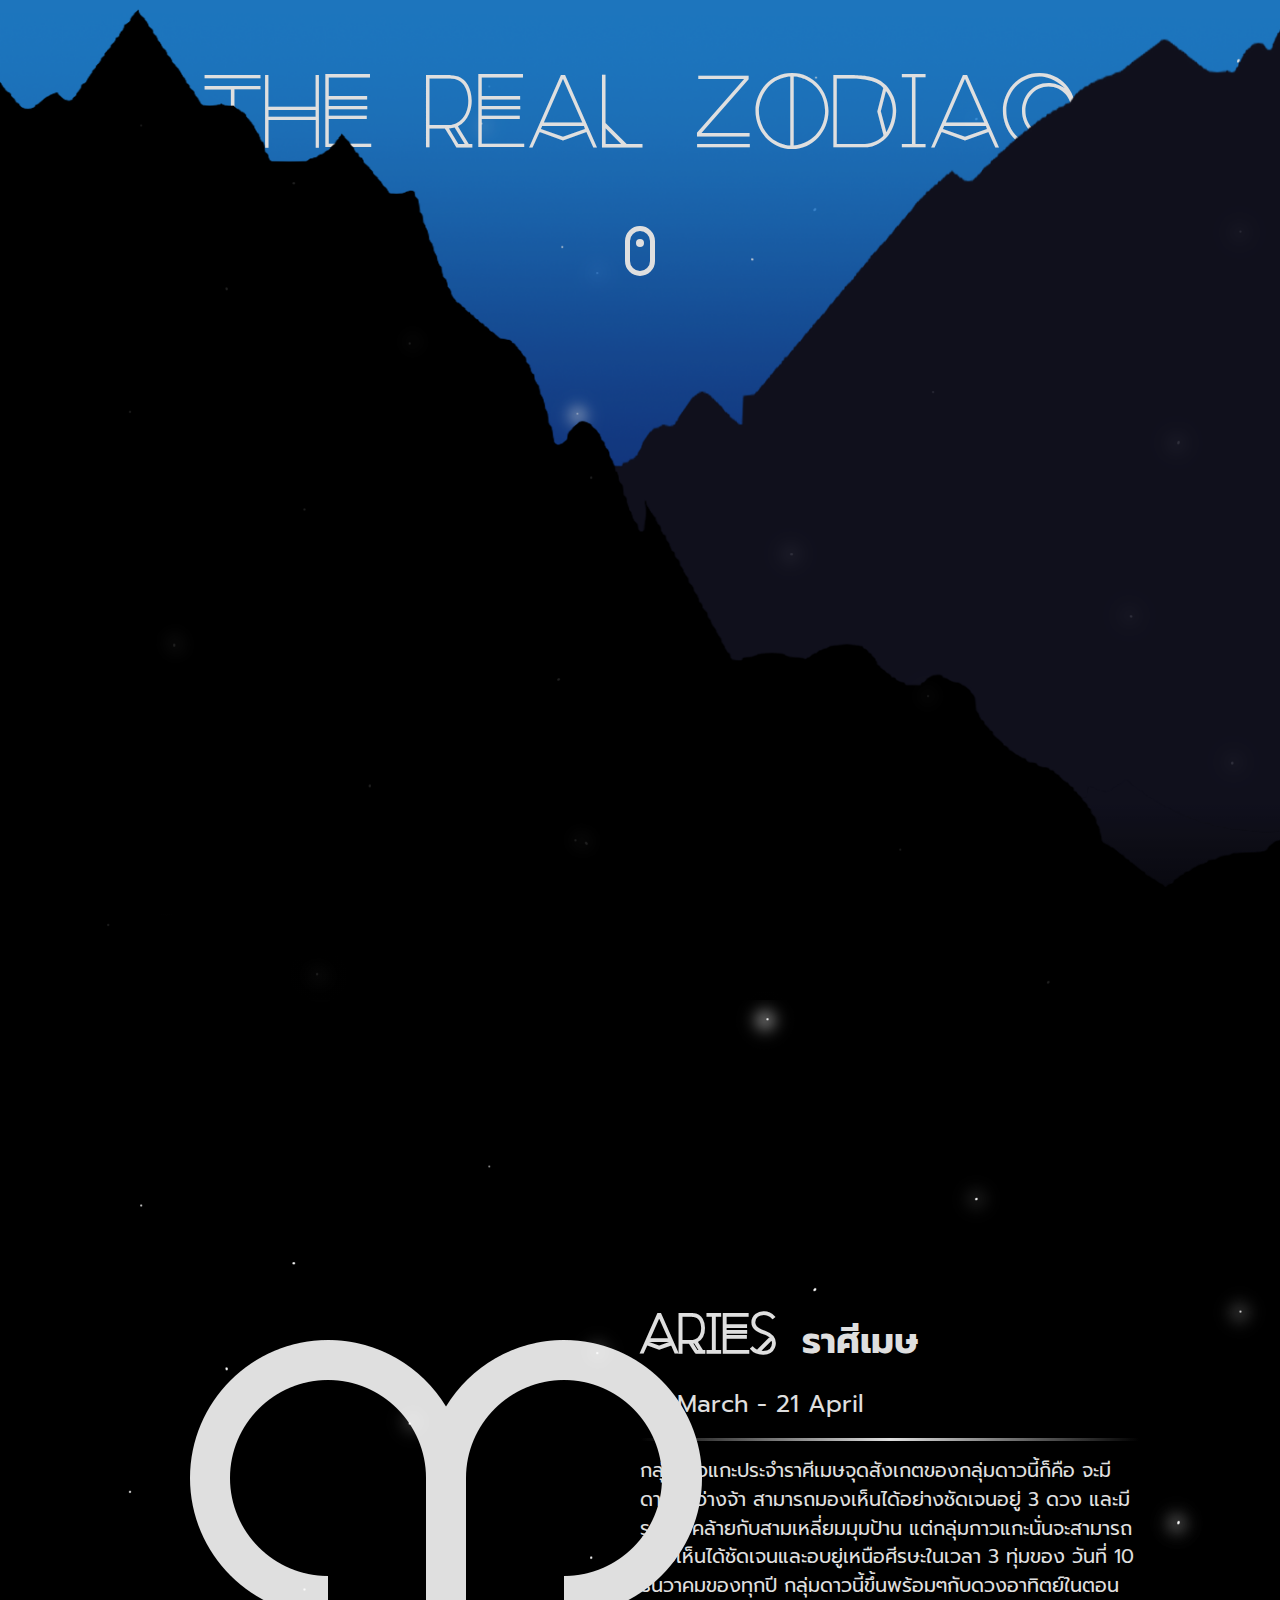
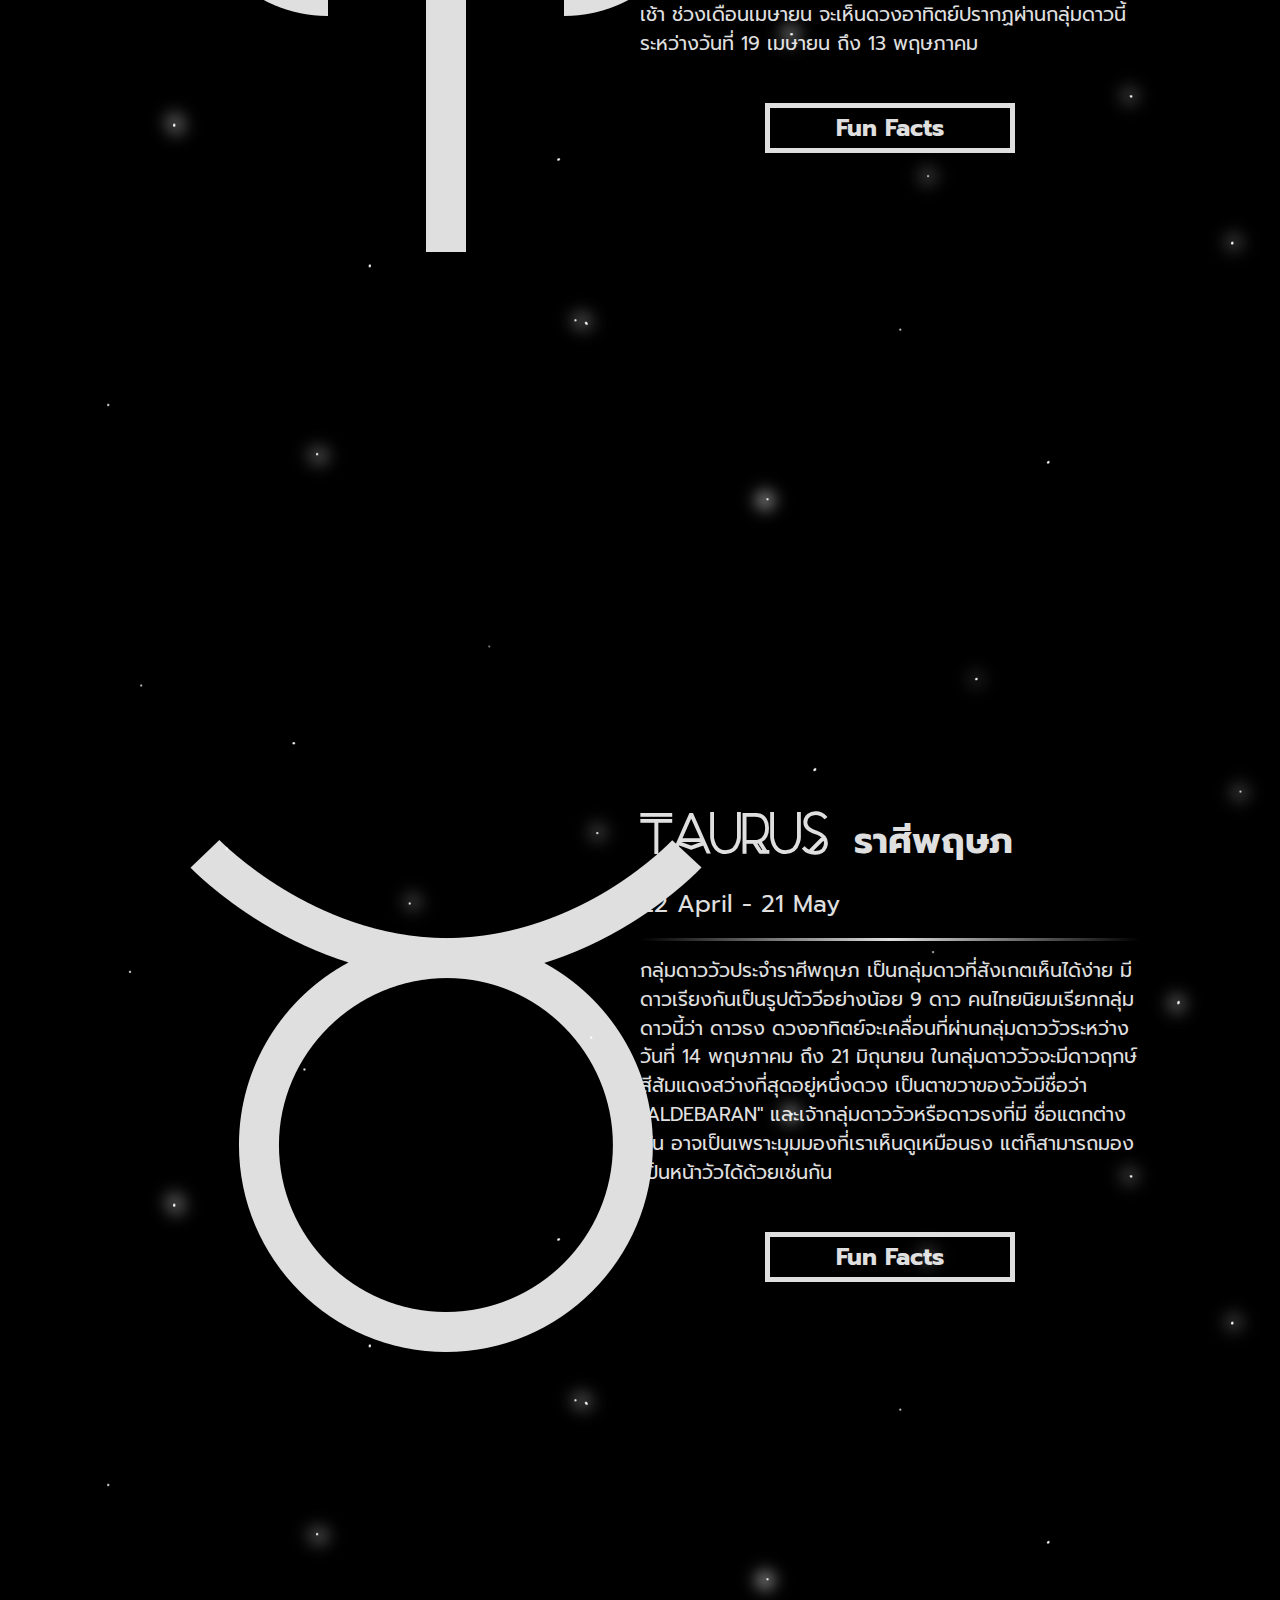
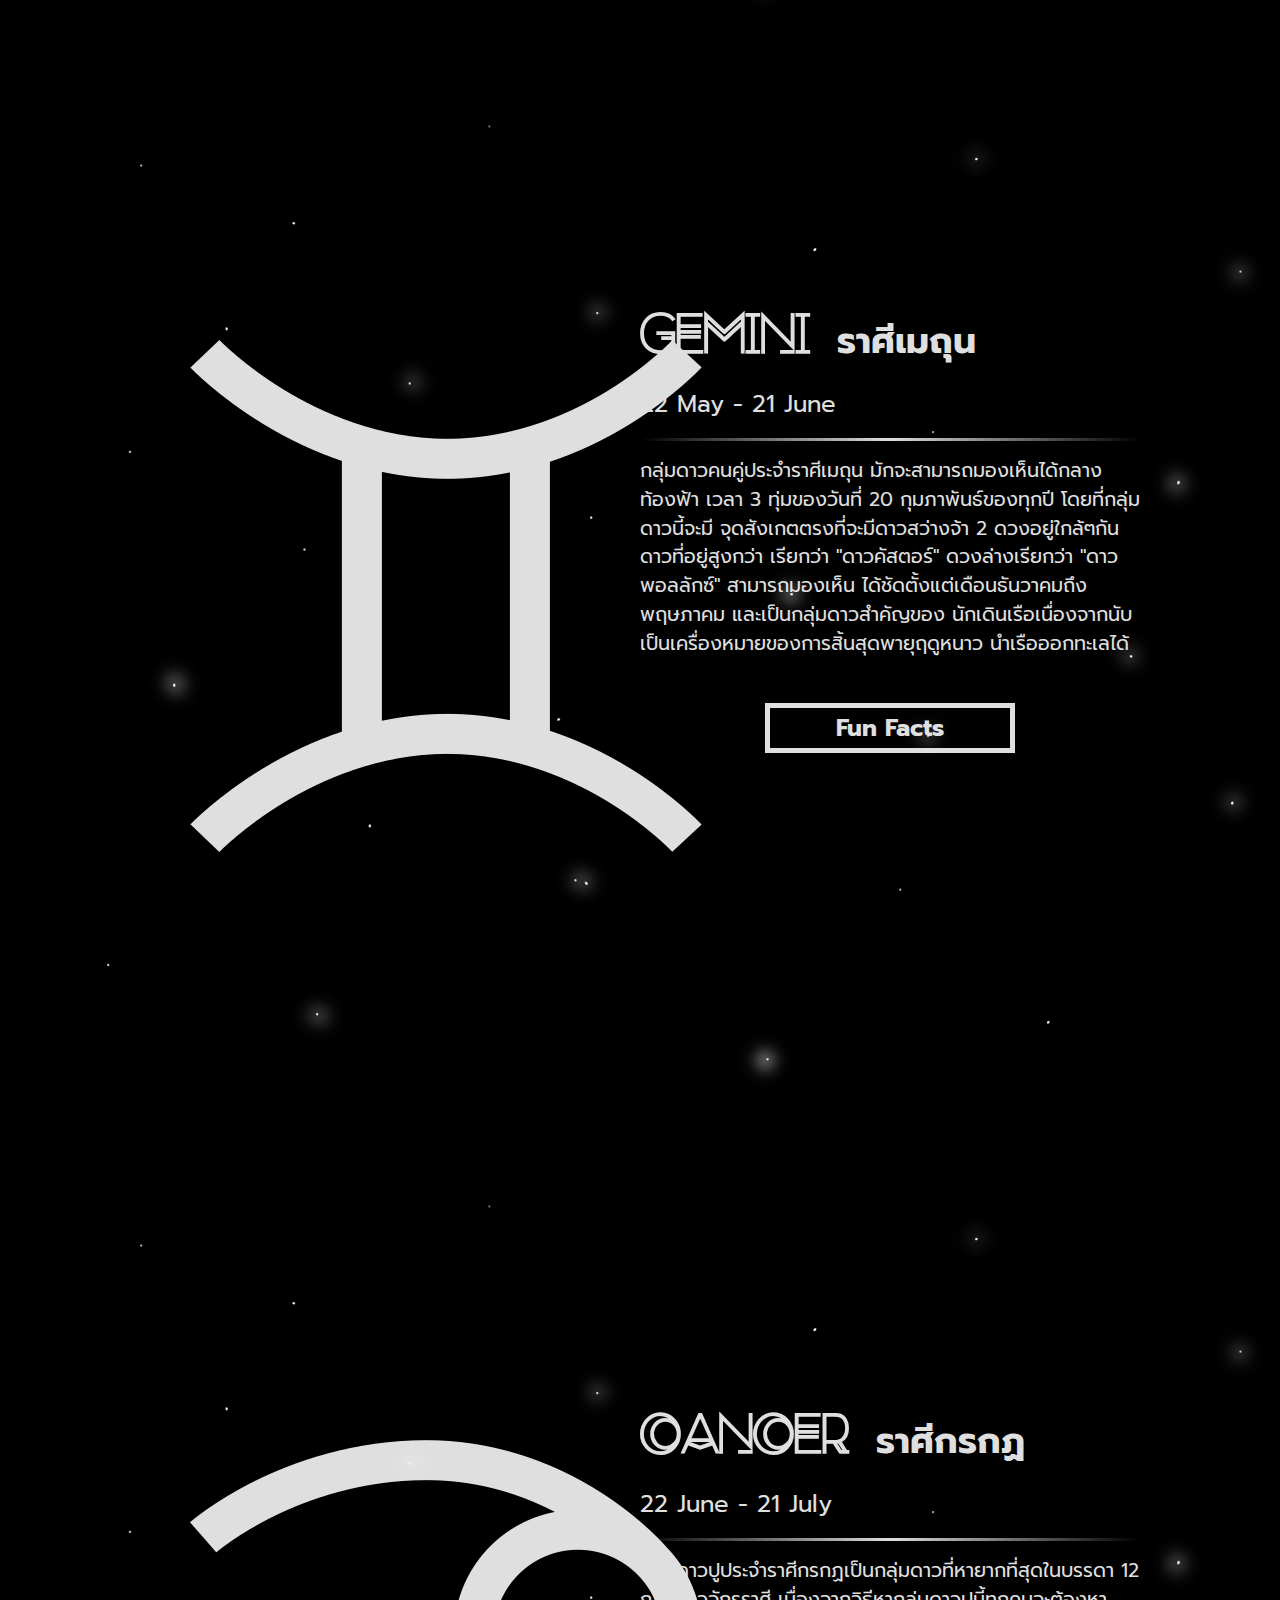
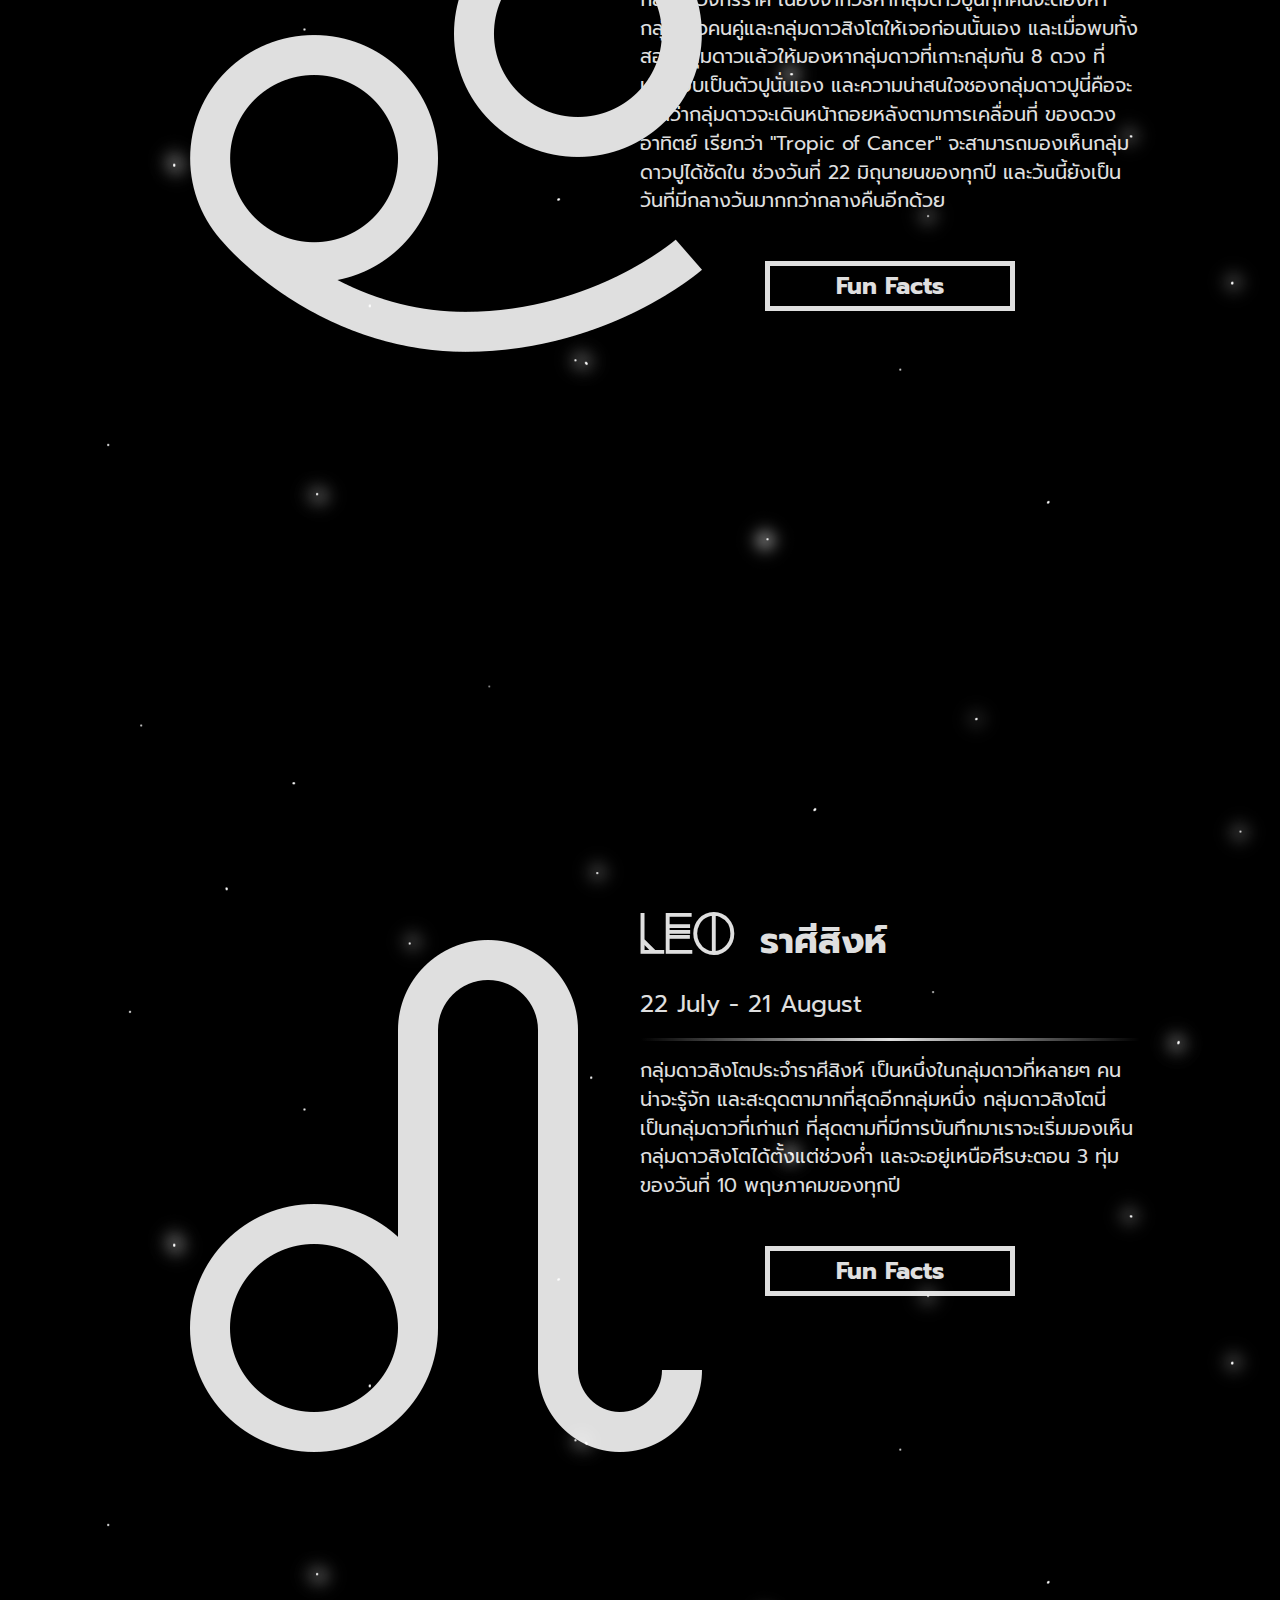
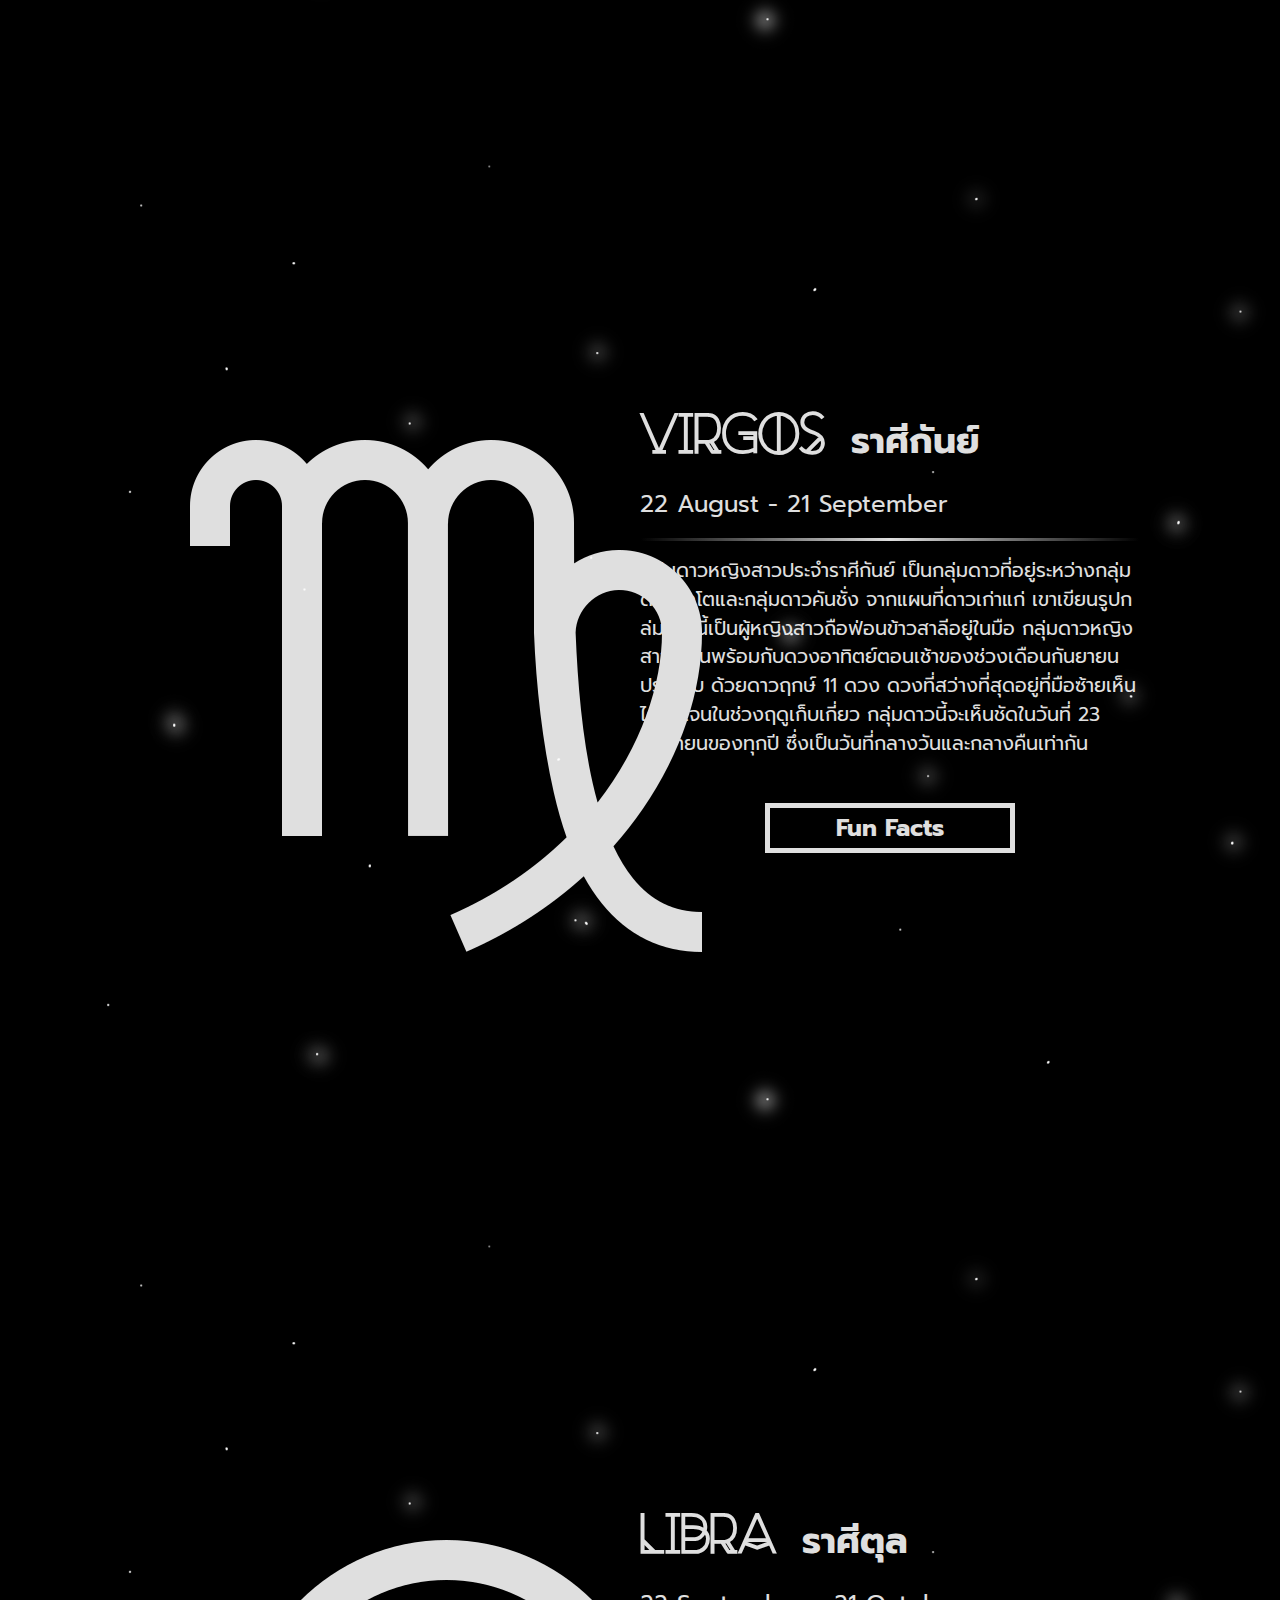
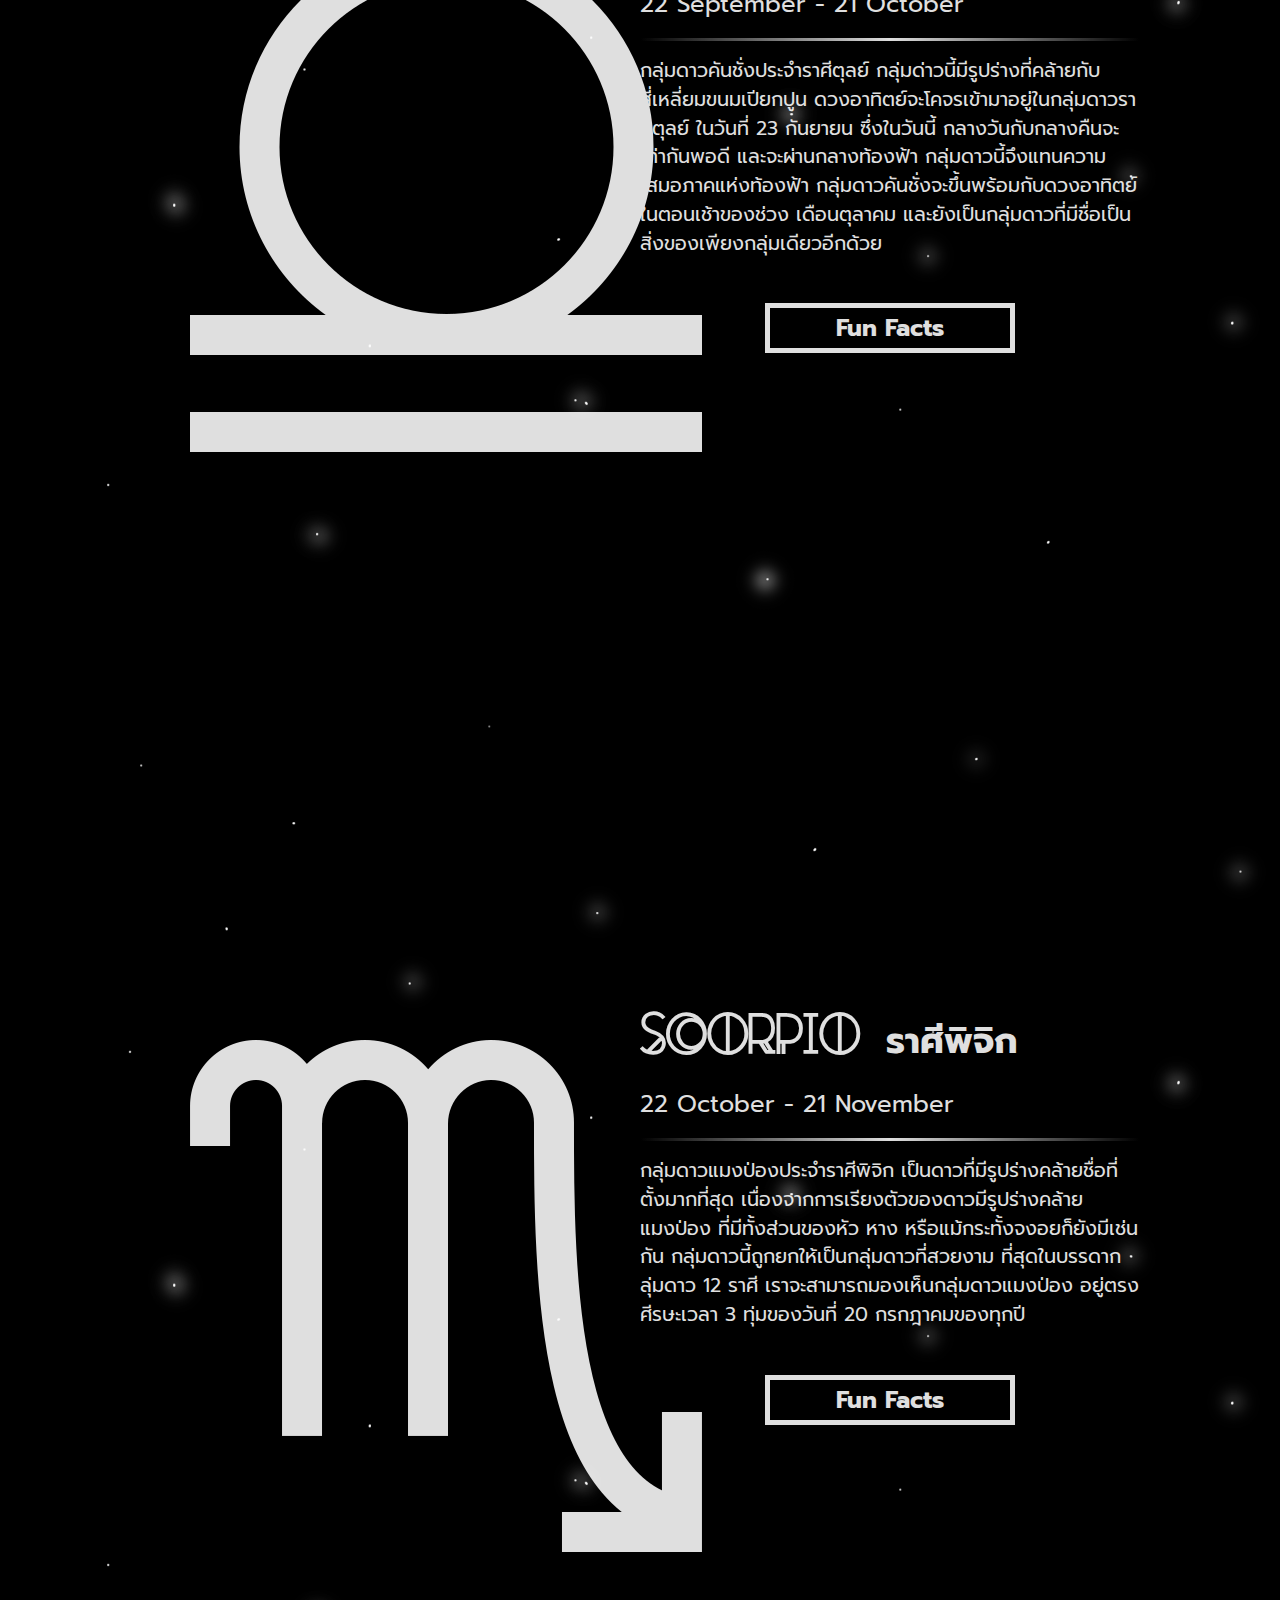
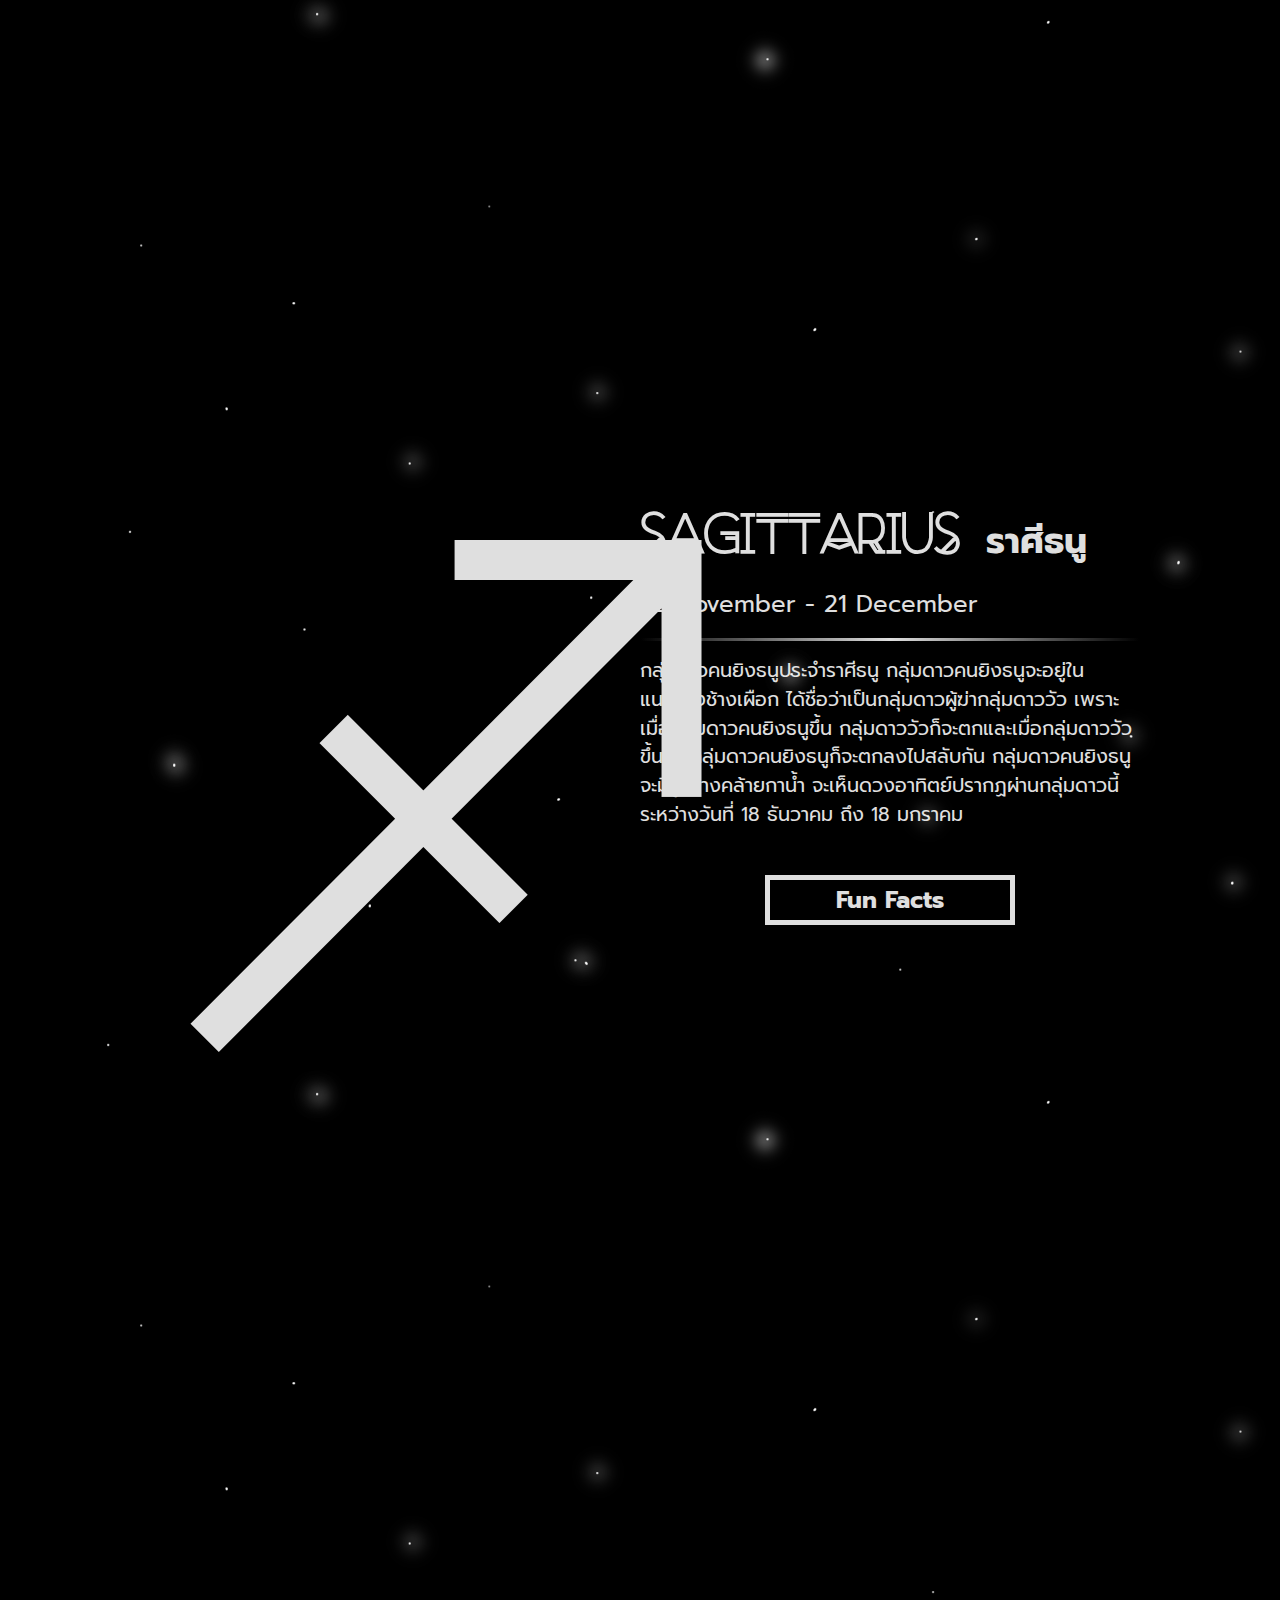
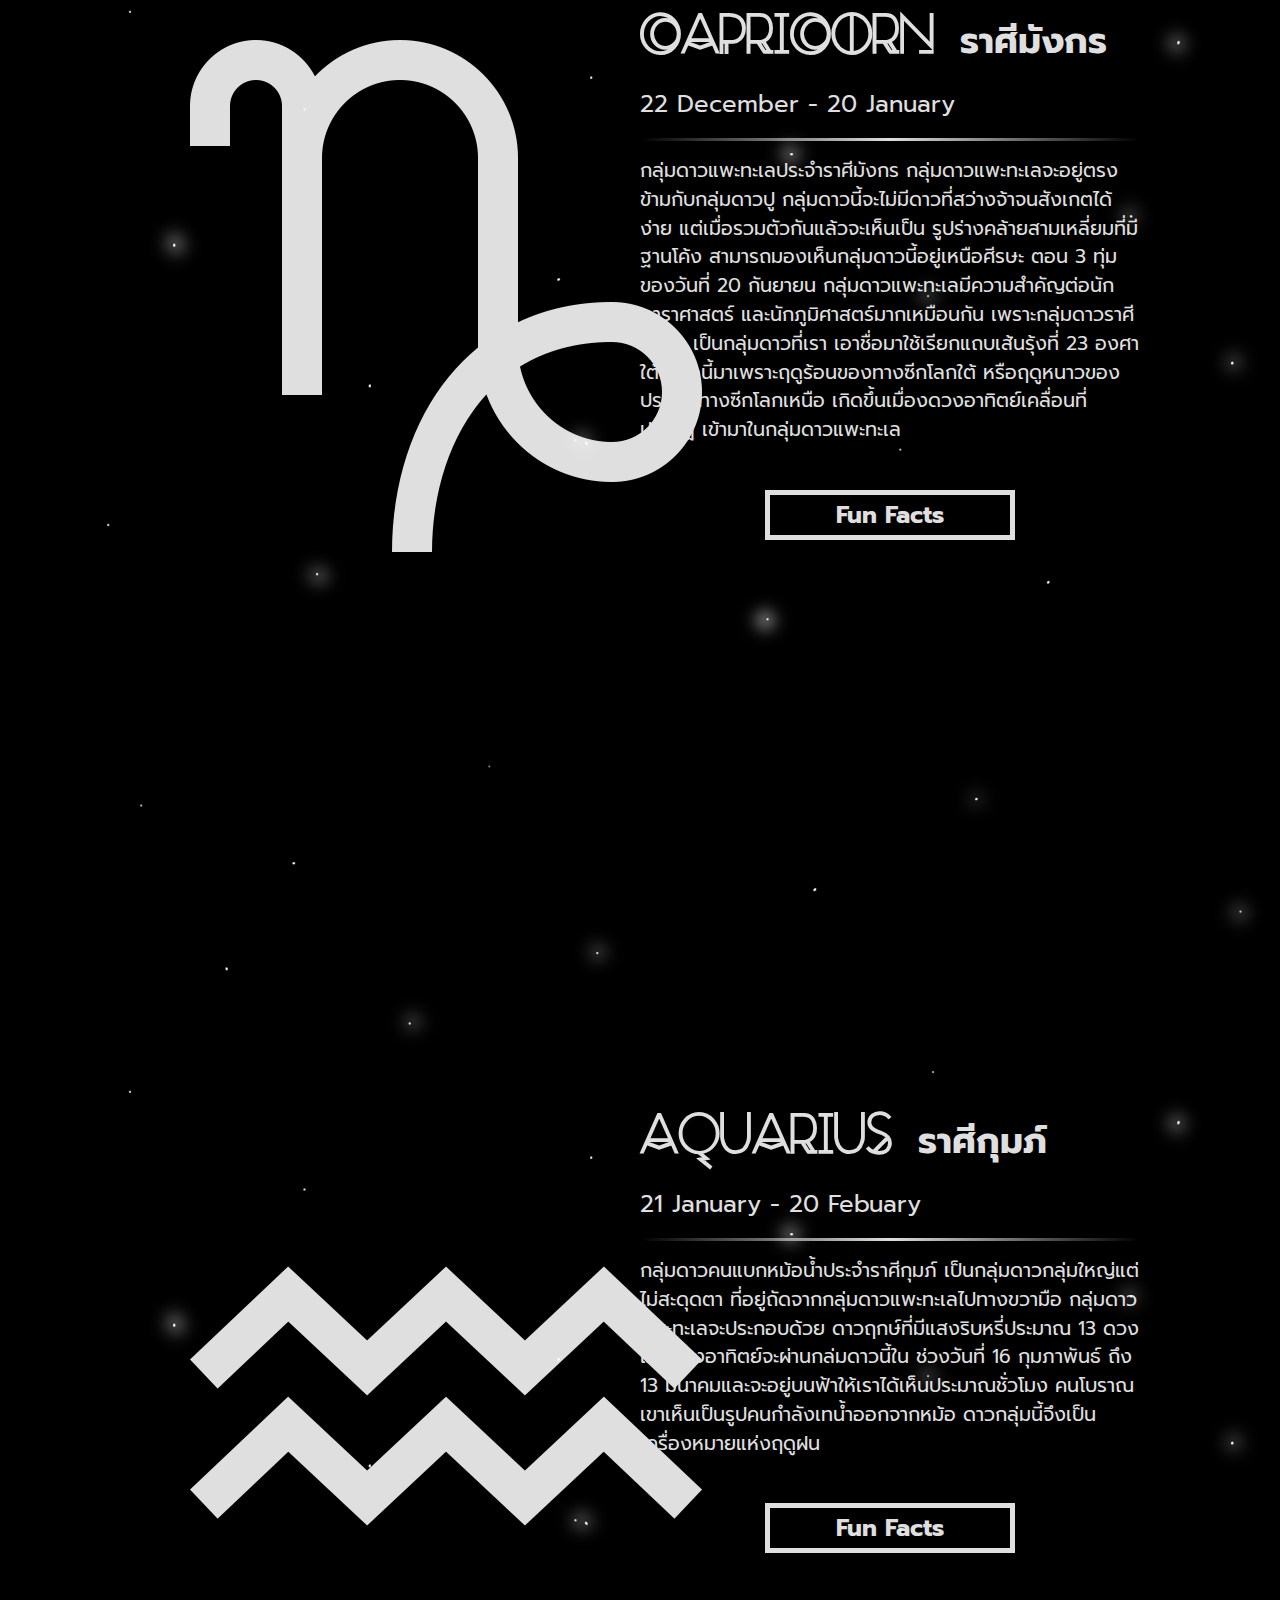
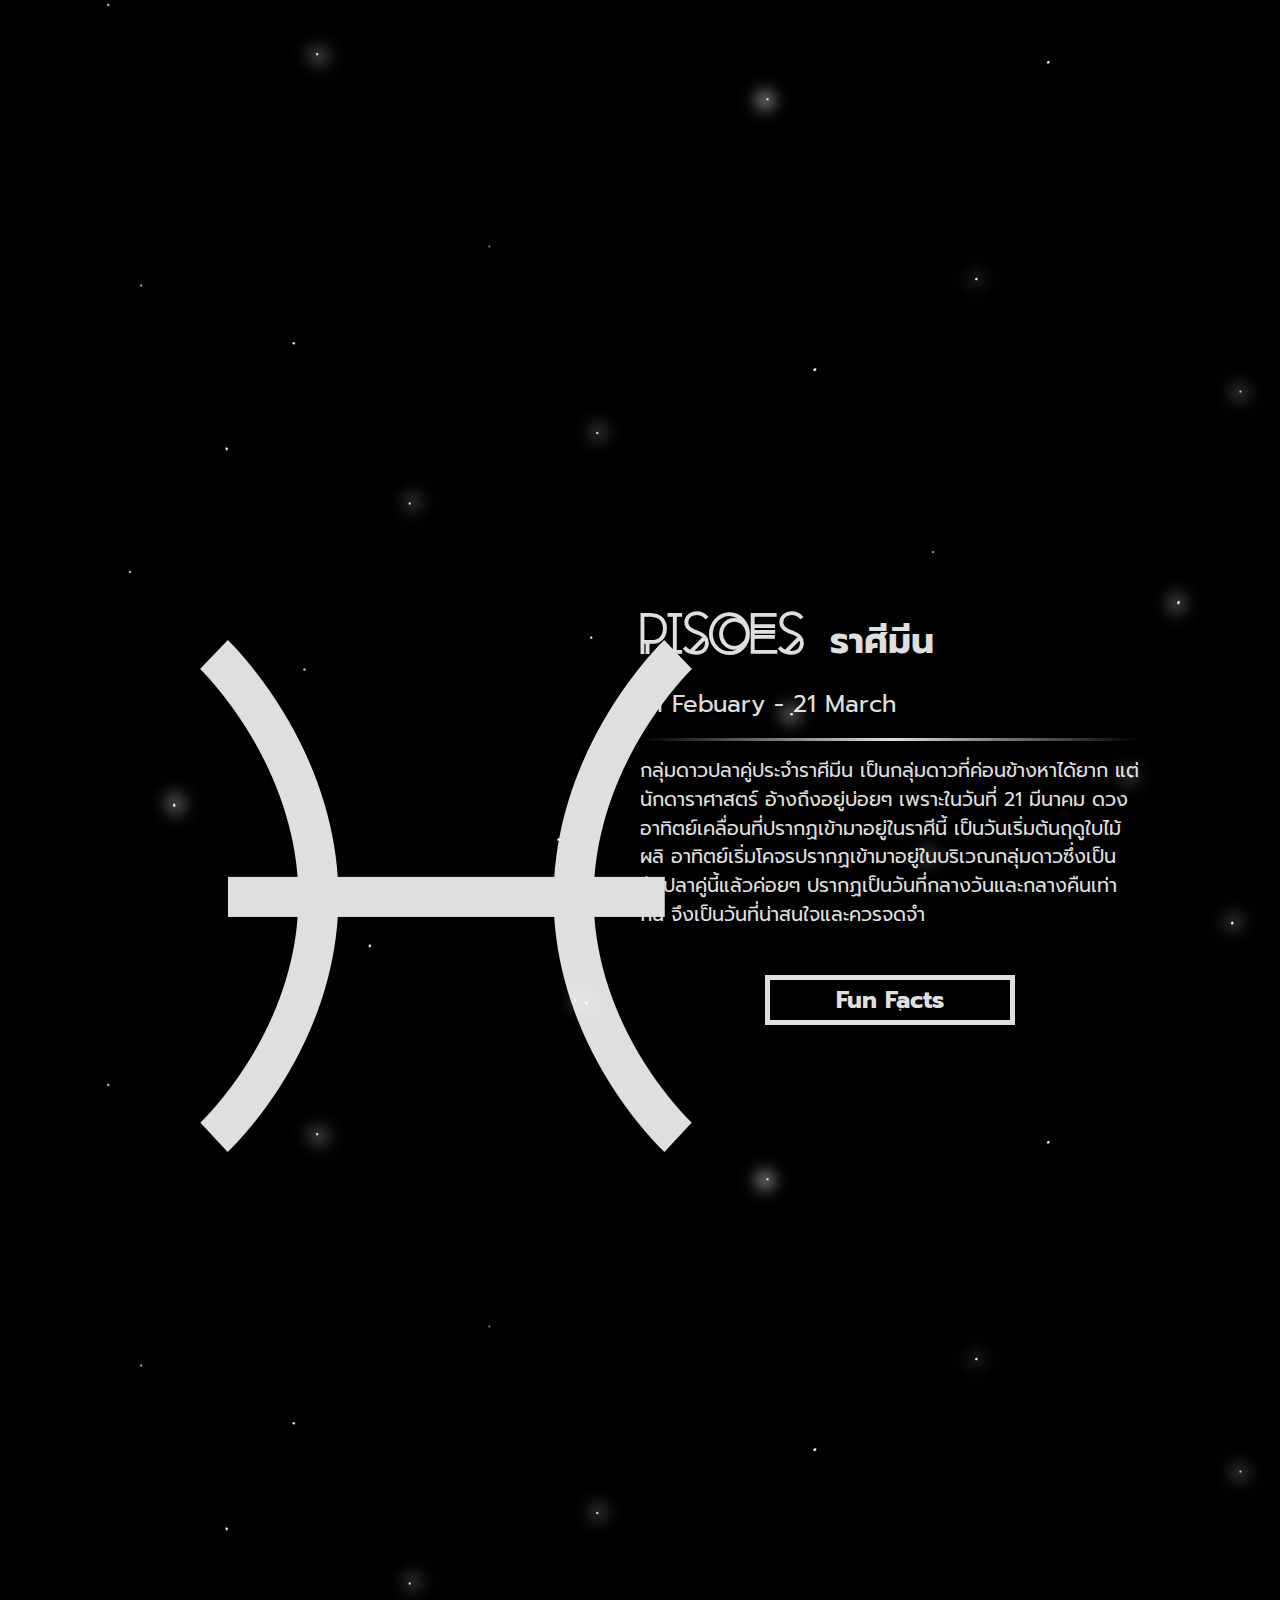
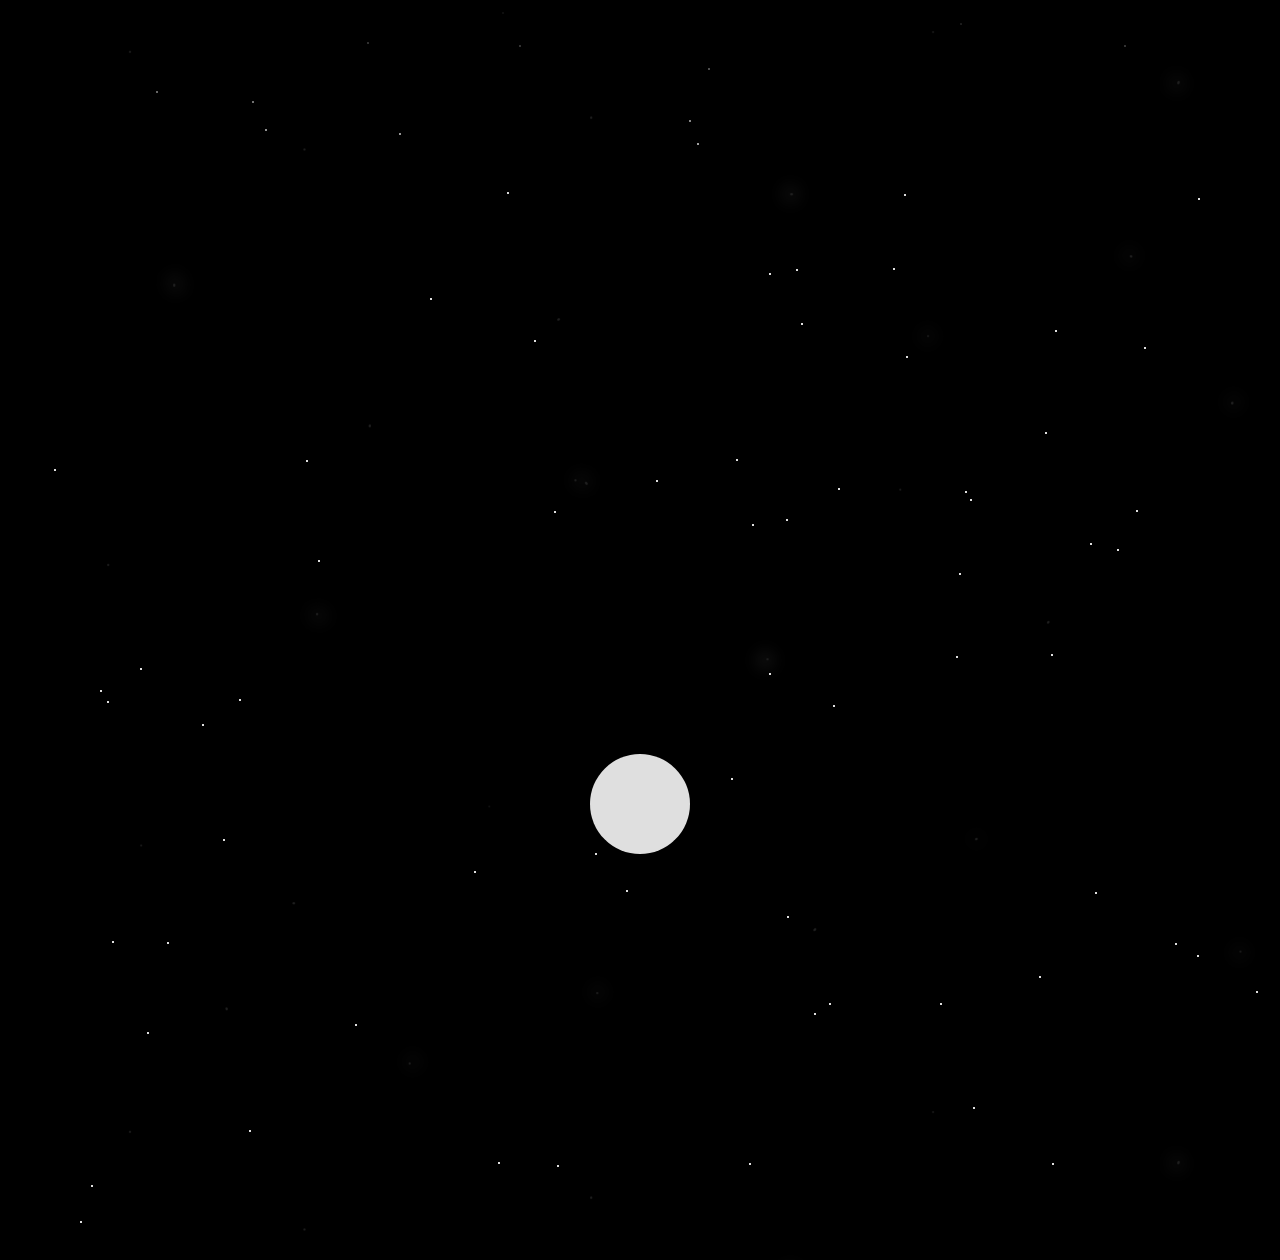
<file: web/zodiac.html>
<!DOCTYPE html>
<html lang="en">
  <head>
    <meta charset="UTF-8" />
    <meta name="viewport" content="width=device-width, initial-scale=1.0" />
    <title>The Real Zodiac</title>
    <link
      rel="stylesheet"
      href="https://stackpath.bootstrapcdn.com/bootstrap/4.5.2/css/bootstrap.min.css"
    />
    <link
      href="https://fonts.googleapis.com/css2?family=Prompt&display=swap"
      rel="stylesheet"
    />
    <script src="https://stackpath.bootstrapcdn.com/bootstrap/4.5.2/js/bootstrap.min.js"></script>
    <link rel="stylesheet" type="text/css" href="css/style.css" />
    <link rel="stylesheet" type="text/css" href="css/star.css" />
    <script src="script/jquery-3.5.1.min.js"></script>
  </head>

  <body>
    <section class="zoom">
      <div class="title">
        <p>The Real Zodiac</p>
        <div class="icon-scroll"></div>
      </div>
      <img src="img/mountain_r.png" class="pararight" />
      <img src="img/mountain_l.png" class="paraleft" />
    </section>
    <section class="content">
      <!-- Aries -->
      <div class="zodiac aries">
        <div class="info">
          <div class="image">
            <img src="img/zodiac_signs/aries.png">
          </div>
          <div class="text">
            <div class="name">Aries <a>ราศีเมษ</a></div>
            <div class="day_range">22 March - 21 April</div>
            <hr />
            <p>
              กลุ่มดาวแกะประจำราศีเมษจุดสังเกตของกลุ่มดาวนี้ก็คือ
              จะมีดาวที่สว่างจ้า สามารถมองเห็นได้อย่างชัดเจนอยู่ 3 ดวง
              และมีรูปร่างคล้ายกับสามเหลี่ยมมุมป้าน
              แต่กลุ่มกาวแกะนั่นจะสามารถมองเห็นได้ชัดเจนและอบยู่เหนือศีรษะในเวลา
              3 ทุ่มของ วันที่ 10 ธันวาคมของทุกปี
              กลุ่มดาวนี้ขึ้นพร้อมๆกับดวงอาทิตย์ในตอนเช้า ช่วงเดือนเมษายน
              จะเห็นดวงอาทิตย์ปรากฏผ่านกลุ่มดาวนี้ระหว่างวันที่ 19 เมษายน ถึง 13
              พฤษภาคม
            </p><br>
            <button class="btn_fact">Fun Facts</button>
          </div>
        </div>
      </div>
      <!-- Taurus -->
      <div class="zodiac taurus">
        <div class="info">
          <div class="image">
            <img src="img/zodiac_signs/taurus.png">
          </div>
          <div class="text">
            <div class="name">Taurus <a>ราศีพฤษภ</a></div>
            <div class="day_range">22 April - 21 May</div>
            <hr />
            <p>
              กลุ่มดาววัวประจำราศีพฤษภ เป็นกลุ่มดาวที่สังเกตเห็นได้ง่าย
              มีดาวเรียงกันเป็นรูปตัววีอย่างน้อย 9 ดาว
              คนไทยนิยมเรียกกลุ่มดาวนี้ว่า ดาวธง
              ดวงอาทิตย์จะเคลื่อนที่ผ่านกลุ่มดาววัวระหว่างวันที่ 14 พฤษภาคม ถึง
              21 มิถุนายน
              ในกลุ่มดาววัวจะมีดาวฤกษ์สีส้มแดงสว่างที่สุดอยู่หนึ่งดวง
              เป็นตาขวาของวัวมีชื่อว่า "ALDEBARAN"
              และเจ้ากลุ่มดาววัวหรือดาวธงที่มี ชื่อแตกต่างกัน
              อาจเป็นเพราะมุมมองที่เราเห็นดูเหมือนธง แต่ก็สามารถมอง
              เป็นหน้าวัวได้ด้วยเช่นกัน
            </p><br>
            <button class="btn_fact">Fun Facts</button>
          </div>
        </div>
      </div>
      <!-- Gemini -->
      <div class="zodiac gemini">
        <div class="info">
          <div class="image">
            <img src="img/zodiac_signs/gemini.png">
          </div>
          <div class="text">
            <div class="name">Gemini <a>ราศีเมถุน</a></div>
            <div class="day_range">22 May - 21 June</div>
            <hr />
            <p>
              กลุ่มดาวคนคู่ประจำราศีเมถุน มักจะสามารถมองเห็นได้กลางท้องฟ้า เวลา
              3 ทุ่มของวันที่ 20 กุมภาพันธ์ของทุกปี โดยที่กลุ่มดาวนี้จะมี
              จุดสังเกตตรงที่จะมีดาวสว่างจ้า 2 ดวงอยู่ใกล้ๆกัน ดาวที่อยู่สูงกว่า
              เรียกว่า "ดาวคัสตอร์" ดวงล่างเรียกว่า "ดาวพอลลักซ์" สามารถมองเห็น
              ได้ชัดตั้งแต่เดือนธันวาคมถึงพฤษภาคม และเป็นกลุ่มดาวสำคัญของ
              นักเดินเรือเนื่องจากนับเป็นเครื่องหมายของการสิ้นสุดพายุฤดูหนาว
              นำเรือออกทะเลได้
            </p><br>
            <button class="btn_fact">Fun Facts</button>
          </div>
        </div>
      </div>
      <!-- Cancer -->
      <div class="zodiac cancer">
        <div class="info">
          <div class="image">
            <img src="img/zodiac_signs/cancer.png">
          </div>
          <div class="text">
            <div class="name">Cancer <a>ราศีกรกฏ</a></div>
            <div class="day_range">22 June - 21 July</div>
            <hr />
            <p>
              กลุ่มดาวปูประจำราศีกรกฏเป็นกลุ่มดาวที่หายากที่สุดในบรรดา 12
              กลุ่มดาวจักรราศี
              เนื่องจากวิธีหากลุ่มดาวปูนี้ทุกคนจะต้องหากลุ่มดาวคนคู่และกลุ่มดาวสิงโตให้เจอก่อนนั้นเอง
              และเมื่อพบทั้งสองกลุ่มดาวแล้วให้มองหากลุ่มดาวที่เกาะกลุ่มกัน 8 ดวง
              ที่ประกอบเป็นตัวปูนั่นเอง
              และความน่าสนใจชองกลุ่มดาวปูนี่คือจะเห็นว่ากลุ่มดาวจะเดินหน้าถอยหลังตามการเคลื่อนที่
              ของดวงอาทิตย์ เรียกว่า "Tropic of Cancer"
              จะสามารถมองเห็นกลุ่มดาวปูได้ชัดใน ช่วงวันที่ 22 มิถุนายนของทุกปี
              และวันนี้ยังเป็นวันที่มีกลางวันมากกว่ากลางคืนอีกด้วย
            </p><br>
            <button class="btn_fact">Fun Facts</button>
          </div>
        </div>
      </div>
      <!-- Leo -->
      <div class="zodiac leo">
        <div class="info">
          <div class="image">
            <img src="img/zodiac_signs/leo.png">
          </div>
          <div class="text">
            <div class="name">Leo <a>ราศีสิงห์</a></div>
            <div class="day_range">22 July - 21 August</div>
            <hr />
            <p>
              กลุ่มดาวสิงโตประจำราศีสิงห์ เป็นหนึ่งในกลุ่มดาวที่หลายๆ
              คนน่าจะรู้จัก และสะดุดตามากที่สุดอีกกลุ่มหนึ่ง
              กลุ่มดาวสิงโตนี่เป็นกลุ่มดาวที่เก่าแก่
              ที่สุดตามที่มีการบันทึกมาเราจะเริ่มมองเห็นกลุ่มดาวสิงโตได้ตั้งแต่ช่วงค่ำ
              และจะอยู่เหนือศีรษะตอน 3 ทุ่มของวันที่ 10 พฤษภาคมของทุกปี
            </p><br>
            <button class="btn_fact">Fun Facts</button>
          </div>
        </div>
      </div>
      <!-- Virgo -->
      <div class="zodiac virgo">
        <div class="info">
          <div class="image">
            <img src="img/zodiac_signs/virgo.png">
          </div>
          <div class="text">
            <div class="name">Virgos <a>ราศีกันย์</a></div>
            <div class="day_range">22 August - 21 September</div>
            <hr />
            <p>
              กลุ่มดาวหญิงสาวประจำราศีกันย์
              เป็นกลุ่มดาวที่อยู่ระหว่างกลุ่มดาวสิงโตและกลุ่มดาวคันชั่ง
              จากแผนที่ดาวเก่าแก่
              เขาเขียนรูปกล่มดาวนี้เป็นผู้หญิงสาวถือฟ่อนข้าวสาลีอยู่ในมือ
              กลุ่มดาวหญิงสาวจะขึ้นพร้อมกับดวงอาทิตย์ตอนเช้าของช่วงเดือนกันยายน
              ประกอบ ด้วยดาวฤกษ์ 11 ดวง
              ดวงที่สว่างที่สุดอยู่ที่มือซ้ายเห็นได้ชัดเจนในช่วงฤดูเก็บเกี่ยว
              กลุ่มดาวนี้จะเห็นชัดในวันที่ 23 กันยายนของทุกปี
              ซึ่งเป็นวันที่กลางวันและกลางคืนเท่ากัน
            </p><br>
            <button class="btn_fact">Fun Facts</button>
          </div>
        </div>
      </div>
      <!-- Libra -->
      <div class="zodiac libra">
        <div class="info">
          <div class="image">
            <img src="img/zodiac_signs/libra.png">
          </div>
          <div class="text">
            <div class="name">Libra <a>ราศีตุล</a></div>
            <div class="day_range">22 September - 21 October</div>
            <hr />
            <p>
              กลุ่มดาวคันชั่งประจำราศีตุลย์
              กลุ่มด่าวนี้มีรูปร่างที่คล้ายกับสี่เหลี่ยมขนมเปียกปูน
              ดวงอาทิตย์จะโคจรเข้ามาอยู่ในกลุ่มดาวราศีตุลย์ ในวันที่ 23 กันยายน
              ซึ่งในวันนี้ กลางวันกับกลางคืนจะเท่ากันพอดี และจะผ่านกลางท้องฟ้า
              กลุ่มดาวนี้จึงแทนความ เสมอภาคแห่งท้องฟ้า
              กลุ่มดาวคันชั่งจะขึ้นพร้อมกับดวงอาทิตย์ในตอนเช้าของช่วง
              เดือนตุลาคม
              และยังเป็นกลุ่มดาวที่มีชื่อเป็นสิ่งของเพียงกลุ่มเดียวอีกด้วย
            </p><br>
            <button class="btn_fact">Fun Facts</button>
          </div>
        </div>
      </div>
      <!-- Scorpio -->
      <div class="zodiac scorpio">
        <div class="info">
          <div class="image">
            <img src="img/zodiac_signs/scorpio.png">
          </div>
          <div class="text">
            <div class="name">Scorpio <a>ราศีพิจิก</a></div>
            <div class="day_range">22 October - 21 November</div>
            <hr />
            <p>
              กลุ่มดาวแมงป่องประจำราศีพิจิก
              เป็นดาวที่มีรูปร่างคล้ายชื่อที่ตั้งมากที่สุด
              เนื่องจากการเรียงตัวของดาวมีรูปร่างคล้ายแมงป่อง
              ที่มีทั้งส่วนของหัว หาง หรือแม้กระทั้งจงอยก็ยังมีเช่นกัน
              กลุ่มดาวนี้ถูกยกให้เป็นกลุ่มดาวที่สวยงาม ที่สุดในบรรดากลุ่มดาว 12
              ราศี เราจะสามารถมองเห็นกลุ่มดาวแมงป่อง อยู่ตรงศีรษะเวลา 3
              ทุ่มของวันที่ 20 กรกฎาคมของทุกปี
            </p><br>
            <button class="btn_fact">Fun Facts</button>
          </div>
        </div>
      </div>
      <!-- Sagittarius -->
      <div class="zodiac sagittarius">
        <div class="info">
          <div class="image">
            <img src="img/zodiac_signs/sagittarius.png">
          </div>
          <div class="text">
            <div class="name">Sagittarius <a>ราศีธนู</a></div>
            <div class="day_range">22 November - 21 December</div>
            <hr />
            <p>
              กลุ่มดาวคนยิงธนูประจำราศีธนู
              กลุ่มดาวคนยิงธนูจะอยู่ในแนวทางช้างเผือก
              ได้ชื่อว่าเป็นกลุ่มดาวผู้ฆ่ากลุ่มดาววัว
              เพราะเมื่อกลุ่มดาวคนยิงธนูขึ้น
              กลุ่มดาววัวก็จะตกและเมื่อกลุ่มดาววัวขึ้นมา
              กลุ่มดาวคนยิงธนูก็จะตกลงไปสลับกัน
              กลุ่มดาวคนยิงธนูจะมีรูปร่างคล้ายกาน้ำ
              จะเห็นดวงอาทิตย์ปรากฏผ่านกลุ่มดาวนี้ ระหว่างวันที่ 18 ธันวาคม ถึง
              18 มกราคม
            </p><br>
            <button class="btn_fact">Fun Facts</button>
          </div>
        </div>
      </div>
      <!-- Capricorn -->
      <div class="zodiac capricorn">
        <div class="info">
          <div class="image">
            <img src="img/zodiac_signs/capricorn.png">
          </div>
          <div class="text">
            <div class="name">Capricorn <a>ราศีมังกร</a></div>
            <div class="day_range">22 December - 20 January</div>
            <hr />
            <p>
              กลุ่มดาวแพะทะเลประจำราศีมังกร
              กลุ่มดาวแพะทะเลจะอยู่ตรงข้ามกับกลุ่มดาวปู
              กลุ่มดาวนี้จะไม่มีดาวที่สว่างจ้าจนสังเกตได้ง่าย
              แต่เมื่อรวมตัวกันแล้วจะเห็นเป็น รูปร่างคล้ายสามเหลี่ยมที่มีฐานโค้ง
              สามารถมองเห็นกลุ่มดาวนี้อยู่เหนือศีรษะ ตอน 3 ทุ่มของวันที่ 20
              กันยายน กลุ่มดาวแพะทะเลมีความสำคัญต่อนักดาราศาสตร์
              และนักภูมิศาสตร์มากเหมือนกัน เพราะกลุ่มดาวราศีมังกร
              เป็นกลุ่มดาวที่เรา เอาชื่อมาใช้เรียกแถบเส้นรุ้งที่ 23
              องศาใต้ได้ชื่อนี้มาเพราะฤดูร้อนของทางซีกโลกใต้
              หรือฤดูหนาวของประเทศทางซีกโลกเหนือ
              เกิดขึ้นเมื่องดวงอาทิตย์เคลื่อนที่ปรากฏ เข้ามาในกลุ่มดาวแพะทะเล
            </p><br>
            <button class="btn_fact">Fun Facts</button>
          </div>
        </div>
      </div>
      <!-- Aquarius -->
      <div class="zodiac aquarius">
        <div class="info">
          <div class="image">
            <img src="img/zodiac_signs/aquarius.png">
          </div>
          <div class="text">
            <div class="name">Aquarius <a>ราศีกุมภ์</a></div>
            <div class="day_range">21 January - 20 Febuary</div>
            <hr />
            <p>
              กลุ่มดาวคนแบกหม้อน้ำประจำราศีกุมภ์
              เป็นกลุ่มดาวกลุ่มใหญ่แต่ไม่สะดุดตา
              ที่อยู่ถัดจากกลุ่มดาวแพะทะเลไปทางขวามือ
              กลุ่มดาวแพะทะเลจะประกอบด้วย ดาวฤกษ์ที่มีแสงริบหรี่ประมาณ 13
              ดวงและดวงอาทิตย์จะผ่านกล่มดาวนี้ใน ช่วงวันที่ 16 กุมภาพันธ์ ถึง 13
              มีนาคมและจะอยู่บนฟ้าให้เราได้เห็นประมาณชั่วโมง
              คนโบราณเขาเห็นเป็นรูปคนกำลังเทน้ำออกจากหม้อ
              ดาวกลุ่มนี้จึงเป็นเครื่องหมายแห่งฤดูฝน
            </p><br>
            <button class="btn_fact">Fun Facts</button>
          </div>
        </div>
      </div>
      <!-- Pisces -->
      <div class="zodiac pisces">
        <div class="info">
          <div class="image">
            <img src="img/zodiac_signs/pisces.png">
          </div>
          <div class="text">
            <div class="name">Pisces <a>ราศีมีน</a></div>
            <div class="day_range">21 Febuary - 21 March</div>
            <hr />
            <p>
              กลุ่มดาวปลาคู่ประจำราศีมีน เป็นกลุ่มดาวที่ค่อนข้างหาได้ยาก
              แต่นักดาราศาสตร์ อ้างถึงอยู่บ่อยๆ เพราะในวันที่ 21 มีนาคม
              ดวงอาทิตย์เคลื่อนที่ปรากฏเข้ามาอยู่ในราศีนี้
              เป็นวันเริ่มต้นฤดูใบไม้ผลิ
              อาทิตย์เริ่มโคจรปรากฏเข้ามาอยู่ในบริเวณกลุ่มดาวซึ่งเป็น
              หัวปลาคู่นี้แล้วค่อยๆ ปรากฏเป็นวันที่กลางวันและกลางคืนเท่ากัน
              จึงเป็นวันที่น่าสนใจและควรจดจำ
            </p><br>
            <button class="btn_fact">Fun Facts</button>
          </div>
        </div>
      </div>
    </section>
    
    <section class="void">
      <div class="flash"></div>
      <div id="stars2"></div>
      <div class="orb"></div>
      <div id="d01" class="dialogue" style="opacity: 0.3;">นี่...</div>
      <div id="d02" class="dialogue" style="opacity: 0.6;">เธอที่อยู่อีกฟากของจอน่ะ</div>
      <div id="d03" class="dialogue">เห็นฉันรึเปล่า?</div>
      <div id="d04" class="dialogue">ก่อนหน้านี้ที่เห็นข้อมูลของแต่ละราศีเนี่ย...</div>
      <div id="d05" class="dialogue">จะใช่ราศีจริงๆของเธอรึเปล่านะ?</div>
      <div id="d06" class="dialogue">ถ้าอยากรู้ล่ะก็ตามฉันมาสิ</div>
      <button class="btn_real">Discovering your real zodiac</button>
      </div>
    </section>
    <script>
      $(document).ready(function () {
        // Fades in page on load
        $("body").css("display", "none");
        $("body").fadeIn(1500);
        // Move to the top when refresh
        $(this).scrollTop(0);
      });

      $(window).scroll(function () {
        var scroll = $(window).scrollTop();
        // parallax
        $(".paraleft").css({
          width: 100 + scroll / 10 + "%",
          right: scroll / 50 + "%",
        });
        $(".pararight").css({
          width: 100 + scroll / 10 + "%",
          left: scroll / 50 + "%",
        });
      });

      $(".orb").click(function() {
        // Force to bottom of the page
        var wh = $(window).height();  
        var sh = $('body').prop("scrollHeight");
        $('html, body').stop().animate({scrollTop: sh-wh}, 10);
        // $('body').addClass('stop-scrolling');
        $(".orb").fadeOut(100);
        $(".flash").fadeIn(100);
        $(".flash").fadeOut(1500);
        $("#stars2").css("display", "none");
        $("#d01").delay(3000).fadeIn(3000);
        $("#d01").delay(1000).fadeOut(3000);
        $("#d02").delay(10000).fadeIn(3000);
        $("#d02").delay(1000).fadeOut(3000);
        $("#d03").delay(17000).fadeIn(3000);
        $("#d03").delay(1000).fadeOut(3000);
        $("#d04").delay(24000).fadeIn(3000);
        $("#d04").delay(1000).fadeOut(3000);
        $("#d05").delay(31000).fadeIn(3000);
        $("#d05").delay(1000).fadeOut(3000);
        $("#d06").delay(38000).fadeIn(3000);
        $("#d06").delay(1000).fadeOut(3000);
        $(".btn_real").delay(45000).fadeIn(3000);
      });

      // Link to next page
      $(".btn_real").click(function() {
        window.location.href = 'check_real.html';
      });
    </script>
  </body>
</html>
</file>
<file: web/css/style.css>
/* Title font */
@font-face {
  font-family: redMoonRising;
  src: url("../font/Red_Moon_Rising.otf");
}

html {
  scroll-behavior: smooth;
  overflow-x: hidden;
}

::-webkit-scrollbar{
  width: 0;
}
body {
  margin: 0;
  padding: 0;
  font-size: 1.2em;
  font-family: "Prompt", sans-serif;
  color: hsl(0, 50%, 100%);
  background: url("../img/bg_2.png");
}

.zodiac {
  width: 100%;
  height: 100vh;
  position: relative;
  margin: 200px 0 200px 0;
}

.info {
  width: 1000px;
  height: 80vh;
  position: absolute;
  left: 50%;
  margin-left: -500px;
  top: 50%;
  margin-top: -40vh;
}
.image {
  width: 40%;
  height: 40%;
  margin: 50px;
  float: left;
}
.meteorRT {
  position: absolute;
  display:block;	
  width: 0%;
  height: 10%;
  right: 0;
  z-index: -1;
}
.meteorRB {
  position: absolute;
  display:block;	
  width: 0%;
  height: 10%;
  bottom: 10%;
  right: 0px;
  margin-bottom: -120px;
  z-index: -1;
}
.meteorLT {
  position: absolute;
  display:block;	
  width: 0%;
  height: 10%;
  left: 0%;
  margin-left: -170px;
  top: 0%;
  z-index: -1;
}
.meteorLB {
  position: absolute;
  display:block;	
  width: 0%;
  height: 10%;
  left: 0%;
  margin-left: -50px;
  bottom: 0%;
  margin-bottom: 5px;
  z-index: -1;
}
.text {
  width: 50%;
  float: left;
  margin: auto;
  padding: auto;
  right: 0;
}
.name {
  font-family: redMoonRising;
  font-size: 64px;
  font-weight: bolder;
}
.name a {
  font-family: "Prompt", sans-serif;
  font-size: 36px;
  font-weight: bold;
}
.day_range {
  font-size: 24px;
}
.error {
  color: hsl(0, 50%, 50%);
  font-size: 16px;
  margin-top: 10px;
  margin-bottom: 30px;
  display: none;
}

input {
  margin: 20px;
}

#darken{
  width: 100vw;
  height: 100vh;
  background: hsla(0, 50%, 0%, .7);
  z-index: -1;
  position: absolute;
}

.zodiac_result{
  width: 400px;
  height: 300px;
}

/* Nav */
.navbutt{
  width: 100%;
  height: 40px;
  margin-left: 10px;
  background: linear-gradient(to bottom, rgba(0,0,0,0), rgba(0,0,0,1));
  overflow: hidden;
  position: fixed;
  bottom: 0;
  z-index: 9999;
}
.navbutt a{
  margin: 5px;
  opacity: .5;
  color: #fff;
  text-decoration: none;
  transition: .3s;
}
.navbutt a:hover{
  opacity: 1;
}
/* Nav end here */

/* Parallax */
.title {
  font-family: redMoonRising;
  font-size: 120px;
  text-align: center;
  position: absolute;
  width: 80%;
  left: 50%;
  margin-left: -40%;
  padding: 30px;
}
.zoom {
  width: 100%;
  height: 1000px;
  position: relative;
  overflow: hidden;
  background: url("../img/bg_1.png");
  background-size: cover;
}
.zoom::before {
  content: "";
  position: absolute;
  bottom: 0;
  width: 100%;
  height: 200px;
  z-index: 100;
  background: linear-gradient(transparent, #000);
}
.paraleft {
  position: absolute;
  width: 100%;
}
.pararight {
  position: absolute;
  width: 100%;
  right: 0;
}
/* Parallax end here*/

/* The void */
.void {
  width: 100%;
  height: 140vh;
  position: relative;
  overflow: hidden;
  background: #000;
}
.void::before {
  content: "";
  position: absolute;
  top: 0;
  width: 100%;
  height: 200px;
  z-index: 100;
  background: linear-gradient(#000, transparent);
}
.flash {
  display: none;
  width: 100%;
  height: 100%;
  background: #fff;
  z-index: 200;
}
.orb {
  width: 100px;
  height: 100px;
  position: absolute;
  left: 50%;
  margin-left: -50px;
  top: 65%;
  margin-top: -65px;
  border-radius: 50%;
  background: #fff;
  animation: glow 3s ease-in-out infinite alternate;
  cursor: pointer;
}
.dialogue{
  width: 1000px;
  height: 100px;
  font-size: 36px;
  font-weight: bold;
  text-align: center;
  position: absolute;
  left: 50%;
  margin-left: -500px;
  top: 65%;
  margin-top: -65px;
  display: none;
}

.stop-scrolling {
  height: 100%;
  overflow: hidden;
}

@keyframes glow {
  from {
    box-shadow: 0 0 30px 3px #fff, 0 0 60px 6px #f0f, 0 0 90px 9px #0ff;
  }
  to {
    box-shadow: 0 0 60px 6px #fff,  0 0 100px 10px #f0f, 0 0 120px 12px #0ff; 
  }
}

/* The void end here */

/* Buttons*/
button {
  background: rgba(255, 255, 255, 0);
  border: 5px solid #fff;
  color: #fff;
  padding: auto;
  text-align: center;
  text-decoration: none;
  display: block;
  font-size: 24px;
  font-weight: bold;
  margin: auto;
  transition: 0.3s;
  cursor: pointer;
}
button:hover {
  background: rgba(255, 255, 255, 1);
  border: 5px solid #fff;
  color: #000;
}
button:focus {
  outline: 0;
}
.btn_fact {
  width: 250px;
  height: 50px;
}
.btn_real {
  width: 600px;
  height: 150px;
  font-size: 40px;
  position: absolute;
  left: 50%;
  margin-left: -300px;
  top: 65%;
  margin-top: -80px;
  display: none;
}
/* Buttons end here */

/* Skip button */
.btn_skip{
  font-size: 24px;
  font-weight: bold;
  color: #fff;
  position: absolute;
  margin: 20px;
  right: 0%;
  text-decoration: none;
  opacity: .5;
  transition: 0.3s;
  display: none;
  z-index: 10000;
}
.btn_skip:hover{
  text-decoration: none;
  color: #fff;
  opacity: 1;
}
/* Skip button end here*/

/* mouse scrolling animation */
.icon-scroll,
.icon-scroll:before {
  position: absolute;
  left: 50%;
}
.icon-scroll {
  width: 30px;
  height: 50px;
  border: 5px solid #fff;
  border-radius: 25px;
  margin-left: -15px;
}
@media (max-width: 767px) {
  .icon-scroll {
    position: relative;
  }
}
.icon-scroll:before {
  content: "";
  width: 8px;
  height: 8px;
  background: #fff;
  margin-left: -4px;
  top: 8px;
  border-radius: 4px;
  animation-duration: 1.5s;
  animation-iteration-count: infinite;
  animation-name: scroll;
}
@keyframes scroll {
  0% {
    opacity: 1;
  }
  100% {
    opacity: 0;
    transform: translateY(26px);
  }
}
/* mouse scrolling animation end here */

hr {
  border: 0;
  height: 3px;
  background-image: linear-gradient(
    to right,
    rgba(255, 255, 255, 0),
    rgba(255, 255, 255, 1),
    rgba(255, 255, 255, 0)
  );
}
/* Popup */
h3{
  color: #000;
}
/* .open_popup{
  background:rgb(243, 243, 243);
  border:none;
  padding:5px 15px;
  color:rgb(2, 1, 1);
} */
.popup_body{
  display:none;
  z-index: 20000;
  position:fixed;
  top:0;left:0;right:0;bottom:0;
  -webkit-transition: 300ms;
    -moz-transition: 300ms;
    -o-transition: 300ms;
    -ms-transition: 300ms;
    transition: 300ms;
}
.popup_body_show{
  display:block;
  z-index: 20000;
  -webkit-transition: 150ms;
    -moz-transition: 150ms;
    -o-transition: 150ms;
    -ms-transition: 150ms;
    transition: 300ms;
}
.popup_back{
  z-index: 20000;
  background: rgba(0,0,0,0.4);
  position: fixed;
  left:0;right:0;top:0;bottom:0;
}
.popup_contain{
  position:relative;
  z-index: 20000;
  background:rgb(170, 173, 180);
  min-width:150px;
  max-width:80%;
  margin:100px auto 50px;
  min-height:150px;
  padding: 10px 20px;
}
.popup_close{
  background:red;
  z-index: 20000;
  padding:10px 20px 10px;
  position: absolute;
  right:-10px;
  top:-10px;
  color: #fff;
  border-radius: 50%;
}
/* button {
  display: inline-block;
  padding: 15px 25px;
  font-size: 24px;
  cursor: pointer;
  text-align: center;	
  text-decoration: none;
  outline: none;
  color: #fff;
  background-color: #4CAF50;
  border: none;
  border-radius: 15px;
  box-shadow: 0 9px #999;
}

button:hover {background-color: #b6c0ee}

button:active {
  background-color: #c4dbee;
  box-shadow: 0 5px #666;
  transform: translateY(4px);
} */
/* Popup end */
</file>
<file: web/css/star.css>
/* html {
  height: 100%;
  background: radial-gradient(ellipse at bottom, #1b2735 0%, #090a0f 100%);
  overflow: hidden;
} */

#stars {
	content:"e";
  background: transparent;
  box-shadow: 1744px 122px #FFF , 134px 1321px #FFF , 92px 859px #FFF , 235px 1045px #FFF , 366px 912px #FFF , 491px 942px #FFF , 14px 1831px #FFF , 582px 476px #FFF , 588px 1230px #FFF , 1520px 1343px #FFF , 1671px 203px #FFF , 550px 341px #FFF , 1491px 549px #FFF , 558px 161px #FFF , 896px 1823px #FFF , 999px 1463px #FFF , 1557px 636px #FFF , 1754px 1307px #FFF , 1682px 1494px #FFF , 703px 1707px #FFF , 1945px 1847px #FFF , 1151px 1320px #FFF , 980px 144px #FFF , 478px 948px #FFF , 109px 1762px #FFF , 558px 255px #FFF , 719px 1820px #FFF , 588px 748px #FFF , 1899px 174px #FFF , 841px 1771px #FFF , 571px 1588px #FFF , 1155px 353px #FFF , 1879px 1220px #FFF , 1782px 870px #FFF , 407px 1238px #FFF , 1141px 63px #FFF , 1147px 1097px #FFF , 1406px 159px #FFF , 637px 1215px #FFF , 694px 1114px #FFF , 1536px 727px #FFF , 1708px 1512px #FFF , 1147px 880px #FFF , 684px 988px #FFF , 140px 851px #FFF , 1565px 1788px #FFF , 1573px 889px #FFF , 1172px 628px #FFF , 1474px 1978px #FFF , 435px 447px #FFF , 185px 1808px #FFF , 620px 1560px #FFF , 1387px 1196px #FFF , 138px 1854px #FFF , 137px 1499px #FFF , 1721px 1132px #FFF , 10px 32px #FFF , 1931px 1990px #FFF , 209px 91px #FFF , 1876px 1795px #FFF , 1130px 1551px #FFF , 284px 1848px #FFF , 389px 1603px #FFF , 612px 1121px #FFF , 825px 1926px #FFF , 161px 344px #FFF , 1729px 333px #FFF , 1037px 37px #FFF , 844px 1085px #FFF , 1179px 554px #FFF , 50px 478px #FFF , 1864px 704px #FFF , 233px 723px #FFF , 1202px 445px #FFF , 882px 189px #FFF , 362px 735px #FFF , 924px 411px #FFF , 902px 209px #FFF , 104px 185px #FFF , 1599px 1852px #FFF , 1974px 944px #FFF , 438px 1164px #FFF , 401px 1533px #FFF , 191px 1429px #FFF , 251px 1034px #FFF , 1807px 1412px #FFF , 72px 23px #FFF , 1752px 1146px #FFF , 261px 1481px #FFF , 548px 33px #FFF , 710px 1204px #FFF , 355px 1697px #FFF , 581px 100px #FFF , 318px 1146px #FFF , 929px 79px #FFF , 999px 347px #FFF , 155px 292px #FFF , 271px 677px #FFF , 920px 1596px #FFF , 1736px 184px #FFF , 1022px 1790px #FFF , 1465px 1762px #FFF , 820px 526px #FFF , 175px 37px #FFF , 440px 746px #FFF , 681px 1879px #FFF , 690px 1135px #FFF , 1960px 1453px #FFF , 422px 856px #FFF , 1217px 1232px #FFF , 1015px 1695px #FFF , 1933px 492px #FFF , 272px 448px #FFF , 1578px 1487px #FFF , 437px 874px #FFF , 947px 838px #FFF , 1339px 867px #FFF , 1484px 773px #FFF , 764px 66px #FFF , 418px 707px #FFF , 192px 1909px #FFF , 1629px 215px #FFF , 171px 260px #FFF , 1180px 220px #FFF , 488px 857px #FFF , 593px 493px #FFF , 1794px 886px #FFF , 1673px 1977px #FFF , 905px 1193px #FFF , 1372px 1843px #FFF , 1605px 908px #FFF , 659px 181px #FFF , 700px 1758px #FFF , 812px 1200px #FFF , 1800px 1440px #FFF , 1858px 212px #FFF , 628px 1026px #FFF , 1825px 1556px #FFF , 1641px 1750px #FFF , 1195px 1086px #FFF , 1465px 558px #FFF , 1634px 436px #FFF , 1354px 1831px #FFF , 1212px 1485px #FFF , 1491px 994px #FFF , 604px 1279px #FFF , 413px 1131px #FFF , 1677px 1086px #FFF , 841px 47px #FFF , 146px 489px #FFF , 117px 1195px #FFF , 67px 47px #FFF , 883px 258px #FFF , 1801px 1294px #FFF , 594px 1870px #FFF , 649px 531px #FFF , 721px 132px #FFF , 975px 1616px #FFF , 716px 94px #FFF , 295px 791px #FFF , 174px 1814px #FFF , 1130px 298px #FFF , 1747px 1835px #FFF , 605px 1521px #FFF , 78px 743px #FFF , 1685px 311px #FFF , 804px 341px #FFF , 1440px 852px #FFF , 1607px 1692px #FFF , 698px 1112px #FFF , 1153px 1608px #FFF , 539px 999px #FFF , 262px 353px #FFF , 457px 1246px #FFF , 1858px 998px #FFF , 364px 431px #FFF , 1907px 912px #FFF , 541px 916px #FFF , 168px 1384px #FFF , 357px 1321px #FFF , 1859px 1866px #FFF , 1001px 909px #FFF , 842px 1663px #FFF , 369px 1176px #FFF , 932px 1372px #FFF , 1606px 732px #FFF , 1844px 857px #FFF , 974px 1588px #FFF , 804px 1139px #FFF , 65px 1213px #FFF , 1066px 863px #FFF , 1991px 1734px #FFF , 300px 738px #FFF , 1260px 1141px #FFF , 83px 260px #FFF , 1219px 167px #FFF , 613px 990px #FFF , 873px 81px #FFF , 362px 235px #FFF , 373px 372px #FFF , 80px 247px #FFF , 902px 1141px #FFF , 294px 464px #FFF , 766px 1925px #FFF , 1151px 1305px #FFF , 1250px 1593px #FFF , 1289px 119px #FFF , 1525px 1505px #FFF , 234px 1306px #FFF , 571px 858px #FFF , 571px 996px #FFF , 766px 1342px #FFF , 1371px 716px #FFF , 711px 1939px #FFF , 904px 1797px #FFF , 424px 1710px #FFF , 762px 1614px #FFF , 1389px 1290px #FFF , 905px 689px #FFF , 352px 38px #FFF , 2000px 1317px #FFF , 597px 864px #FFF , 824px 711px #FFF , 966px 1060px #FFF , 958px 992px #FFF , 1121px 324px #FFF , 1624px 688px #FFF , 1737px 702px #FFF , 1566px 1344px #FFF , 697px 368px #FFF , 291px 1126px #FFF , 1732px 50px #FFF , 712px 1941px #FFF , 1257px 372px #FFF , 317px 1462px #FFF , 222px 309px #FFF , 1139px 647px #FFF , 170px 878px #FFF , 1272px 1511px #FFF , 1009px 1912px #FFF , 1875px 1105px #FFF , 1968px 1370px #FFF , 1193px 687px #FFF , 1498px 611px #FFF , 247px 1993px #FFF , 1686px 1611px #FFF , 937px 340px #FFF , 114px 1423px #FFF , 496px 1191px #FFF , 110px 1284px #FFF , 876px 687px #FFF , 1173px 214px #FFF , 210px 628px #FFF , 302px 1173px #FFF , 1318px 939px #FFF , 1665px 1310px #FFF , 66px 338px #FFF , 1355px 615px #FFF , 1139px 1672px #FFF , 91px 1000px #FFF , 112px 422px #FFF , 89px 503px #FFF , 97px 1599px #FFF , 1031px 1955px #FFF , 1755px 1532px #FFF , 1764px 1930px #FFF , 1822px 1751px #FFF , 133px 401px #FFF , 718px 85px #FFF , 1797px 78px #FFF , 520px 1725px #FFF , 226px 406px #FFF , 1561px 1574px #FFF , 340px 1602px #FFF , 718px 976px #FFF , 1823px 570px #FFF , 1298px 484px #FFF , 1023px 1903px #FFF , 1266px 1334px #FFF , 763px 877px #FFF , 223px 631px #FFF , 1761px 1293px #FFF , 878px 1px #FFF , 973px 696px #FFF , 975px 1841px #FFF , 1276px 302px #FFF , 1399px 1324px #FFF , 1706px 872px #FFF , 341px 1960px #FFF , 1384px 1655px #FFF , 1897px 767px #FFF , 68px 405px #FFF , 705px 310px #FFF , 194px 103px #FFF , 1432px 368px #FFF , 1262px 1682px #FFF , 1933px 1526px #FFF , 263px 655px #FFF , 1031px 1031px #FFF , 1557px 788px #FFF , 1558px 1360px #FFF , 812px 421px #FFF , 1951px 734px #FFF , 1567px 498px #FFF , 1832px 1229px #FFF , 913px 164px #FFF , 1907px 1273px #FFF , 533px 749px #FFF , 1235px 951px #FFF , 645px 1959px #FFF , 92px 1570px #FFF , 1169px 1434px #FFF , 118px 1223px #FFF , 583px 957px #FFF , 1245px 316px #FFF , 527px 863px #FFF , 372px 1007px #FFF , 244px 1251px #FFF , 314px 494px #FFF , 1842px 1463px #FFF , 1315px 730px #FFF , 1655px 1366px #FFF , 482px 979px #FFF , 340px 1808px #FFF , 256px 578px #FFF , 858px 1792px #FFF , 1965px 403px #FFF , 454px 253px #FFF , 1664px 698px #FFF , 1974px 750px #FFF , 262px 1801px #FFF , 1652px 1076px #FFF , 992px 711px #FFF , 1792px 1323px #FFF , 700px 1748px #FFF , 855px 966px #FFF , 1833px 1747px #FFF , 402px 1272px #FFF , 1391px 1039px #FFF , 1395px 1538px #FFF , 397px 1972px #FFF , 744px 1403px #FFF , 1784px 1046px #FFF , 111px 198px #FFF , 1827px 473px #FFF , 1347px 1891px #FFF , 1238px 1081px #FFF , 189px 908px #FFF , 1513px 542px #FFF , 673px 981px #FFF , 720px 1184px #FFF , 373px 792px #FFF , 1470px 1631px #FFF , 16px 822px #FFF , 1935px 829px #FFF , 364px 613px #FFF , 223px 899px #FFF , 1233px 874px #FFF , 1441px 1834px #FFF , 719px 894px #FFF , 76px 1610px #FFF , 296px 685px #FFF , 572px 1637px #FFF , 349px 114px #FFF , 1670px 1802px #FFF , 979px 928px #FFF , 1589px 574px #FFF , 756px 194px #FFF , 616px 507px #FFF , 271px 186px #FFF , 198px 360px #FFF , 1916px 418px #FFF , 721px 667px #FFF , 1937px 1908px #FFF , 17px 556px #FFF , 345px 443px #FFF , 718px 760px #FFF , 1922px 310px #FFF , 1185px 887px #FFF , 1745px 1848px #FFF , 909px 847px #FFF , 1170px 134px #FFF , 1773px 1133px #FFF , 1099px 233px #FFF , 1122px 1524px #FFF , 866px 907px #FFF , 398px 213px #FFF , 1287px 886px #FFF , 1194px 149px #FFF , 1876px 1667px #FFF , 332px 1658px #FFF , 146px 1253px #FFF , 958px 211px #FFF , 643px 47px #FFF , 1213px 1339px #FFF , 1637px 1939px #FFF , 1601px 355px #FFF , 256px 1982px #FFF , 989px 1609px #FFF , 1179px 701px #FFF , 685px 1463px #FFF , 1910px 465px #FFF , 764px 1930px #FFF , 1856px 433px #FFF , 720px 367px #FFF , 1821px 416px #FFF , 48px 1114px #FFF , 716px 489px #FFF , 174px 1972px #FFF , 115px 1373px #FFF , 1487px 141px #FFF , 1919px 1362px #FFF , 1662px 859px #FFF , 1168px 490px #FFF , 706px 1820px #FFF , 588px 318px #FFF , 107px 778px #FFF , 621px 1667px #FFF , 1331px 1996px #FFF , 1404px 1154px #FFF , 860px 1019px #FFF , 1385px 1883px #FFF , 1066px 1951px #FFF , 752px 444px #FFF , 955px 1031px #FFF , 1256px 1899px #FFF , 961px 1455px #FFF , 1101px 84px #FFF , 890px 335px #FFF , 798px 40px #FFF , 138px 54px #FFF , 1934px 252px #FFF , 429px 324px #FFF , 1645px 1522px #FFF , 218px 737px #FFF , 1625px 531px #FFF , 605px 1290px #FFF , 1867px 648px #FFF , 82px 1137px #FFF , 231px 1423px #FFF , 471px 944px #FFF , 1363px 1752px #FFF , 482px 1364px #FFF , 1305px 627px #FFF , 1065px 891px #FFF , 217px 1841px #FFF , 1843px 1501px #FFF , 1681px 734px #FFF , 185px 856px #FFF , 609px 1094px #FFF , 49px 1657px #FFF , 783px 594px #FFF , 1018px 1123px #FFF , 644px 1149px #FFF , 739px 1262px #FFF , 1439px 1187px #FFF , 1789px 1507px #FFF , 941px 791px #FFF , 1319px 1308px #FFF , 498px 626px #FFF , 1594px 858px #FFF , 783px 71px #FFF , 576px 1976px #FFF , 1625px 696px #FFF , 1821px 352px #FFF , 1039px 885px #FFF , 208px 430px #FFF , 124px 198px #FFF , 1964px 686px #FFF , 1440px 1952px #FFF , 231px 1435px #FFF , 1846px 853px #FFF , 1174px 536px #FFF , 1228px 310px #FFF , 1380px 699px #FFF , 1116px 169px #FFF , 1416px 1007px #FFF , 178px 192px #FFF , 1302px 1903px #FFF , 1892px 154px #FFF , 962px 1032px #FFF , 1009px 1916px #FFF , 1549px 1206px #FFF , 899px 968px #FFF , 902px 543px #FFF , 1516px 542px #FFF , 965px 527px #FFF , 1594px 696px #FFF , 856px 1719px #FFF , 1522px 248px #FFF , 1795px 283px #FFF , 1144px 946px #FFF , 1365px 199px #FFF , 359px 1347px #FFF , 1506px 263px #FFF , 433px 1793px #FFF , 201px 247px #FFF , 942px 838px #FFF , 1122px 1065px #FFF , 1997px 108px #FFF , 306px 989px #FFF , 641px 1713px #FFF , 1072px 959px #FFF , 1874px 1079px #FFF , 1938px 269px #FFF , 891px 389px #FFF , 22px 574px #FFF , 727px 474px #FFF , 1671px 1649px #FFF , 98px 400px #FFF , 641px 798px #FFF , 1218px 1051px #FFF , 907px 1485px #FFF , 1002px 1549px #FFF , 1932px 1448px #FFF , 1132px 573px #FFF , 1222px 1147px #FFF , 1009px 451px #FFF , 698px 1940px #FFF , 97px 1123px #FFF , 904px 751px #FFF , 1904px 593px #FFF , 1451px 1658px #FFF , 191px 1606px #FFF , 1346px 482px #FFF , 1935px 1086px #FFF , 1052px 224px #FFF , 526px 1810px #FFF , 1607px 606px #FFF , 427px 1830px #FFF , 1546px 407px #FFF , 1771px 208px #FFF , 1714px 181px #FFF , 1332px 943px #FFF , 1663px 1094px #FFF , 1861px 1747px #FFF , 1429px 1217px #FFF , 1733px 1915px #FFF , 925px 1179px #FFF , 735px 781px #FFF , 1775px 1989px #FFF , 1770px 476px #FFF , 844px 400px #FFF , 1793px 1517px #FFF , 544px 281px #FFF , 725px 344px #FFF , 1274px 764px #FFF , 1845px 339px #FFF , 582px 1745px #FFF , 351px 1287px #FFF , 207px 749px #FFF , 1063px 1411px #FFF , 1246px 342px #FFF , 1538px 166px #FFF , 770px 602px #FFF , 1214px 1971px #FFF , 113px 294px #FFF , 1157px 101px #FFF , 1657px 517px #FFF , 637px 1693px #FFF , 961px 1649px #FFF , 1754px 1572px #FFF , 1885px 659px #FFF , 238px 34px #FFF , 413px 1027px #FFF , 1709px 1556px #FFF , 460px 878px #FFF , 1597px 608px #FFF , 544px 434px #FFF , 1258px 477px #FFF , 565px 1863px #FFF , 426px 322px #FFF , 1917px 850px #FFF , 296px 144px #FFF , 643px 1896px #FFF , 511px 116px #FFF , 359px 847px #FFF , 702px 1133px #FFF , 857px 1371px #FFF , 559px 1758px #FFF , 1615px 1223px #FFF , 1927px 1736px #FFF , 704px 941px #FFF , 1932px 942px #FFF , 1462px 335px #FFF , 154px 1915px #FFF , 1387px 918px #FFF , 1512px 1041px #FFF , 1094px 1334px #FFF , 1678px 865px #FFF , 1960px 431px #FFF , 666px 1258px #FFF , 422px 1215px #FFF , 345px 802px #FFF , 1207px 647px #FFF , 1701px 374px #FFF , 1440px 1925px #FFF , 1536px 1163px #FFF , 905px 155px #FFF , 843px 1036px #FFF , 660px 823px #FFF , 1329px 661px #FFF , 1867px 899px #FFF , 1022px 514px #FFF , 1062px 1570px #FFF , 888px 1786px #FFF , 699px 1738px #FFF , 1831px 1712px #FFF , 434px 18px #FFF , 227px 205px #FFF , 520px 1279px #FFF , 1329px 764px #FFF , 1824px 47px #FFF , 112px 266px #FFF , 830px 1140px #FFF , 478px 637px #FFF , 634px 850px #FFF , 711px 873px #FFF , 987px 249px #FFF , 1454px 909px #FFF , 699px 922px #FFF , 1458px 1142px #FFF , 701px 1893px #FFF , 134px 384px #FFF , 904px 354px #FFF , 1913px 1229px #FFF , 1606px 1336px #FFF , 976px 1776px #FFF , 1726px 605px #FFF , 1244px 590px #FFF , 1351px 526px #FFF , 1997px 130px #FFF , 1137px 1134px #FFF , 1293px 283px #FFF , 977px 1608px #FFF , 422px 1252px #FFF , 236px 1653px #FFF , 28px 1722px #FFF , 698px 39px #FFF , 5px 434px #FFF , 1430px 1466px #FFF , 1470px 1596px #FFF , 487px 81px #FFF , 186px 340px #FFF , 1941px 1px #FFF , 1342px 487px #FFF , 813px 1855px #FFF , 1445px 148px #FFF , 1965px 1428px #FFF , 1122px 1277px #FFF , 846px 820px #FFF , 1804px 228px #FFF , 1501px 121px #FFF , 215px 1033px #FFF , 244px 426px #FFF , 976px 453px #FFF , 566px 953px #FFF , 1772px 213px #FFF , 1323px 1778px #FFF , 1350px 817px #FFF , 803px 913px #FFF , 1395px 1359px #FFF , 1995px 119px #FFF , 579px 1963px #FFF , 862px 1621px #FFF , 1718px 825px #FFF , 823px 27px #FFF , 1252px 41px #FFF , 1562px 835px #FFF , 1730px 633px #FFF , 1723px 1939px #FFF , 524px 1824px #FFF , 1921px 1450px #FFF , 1174px 1062px #FFF , 1008px 1932px #FFF , 467px 334px #FFF , 80px 818px #FFF , 1266px 1185px #FFF , 1589px 807px #FFF , 1221px 320px #FFF , 1724px 852px #FFF , 1194px 286px #FFF , 800px 1835px #FFF , 1958px 728px #FFF , 1271px 376px #FFF , 43px 1654px #FFF , 77px 803px #FFF , 1399px 197px #FFF , 591px 1743px #FFF , 652px 1925px #FFF , 107px 1939px #FFF , 1110px 1708px #FFF , 797px 1480px #FFF , 1516px 684px #FFF , 559px 1733px #FFF , 1265px 718px #FFF , 1263px 54px #FFF , 693px 113px #FFF , 1456px 1459px #FFF , 1527px 1324px #FFF;
  animation: animStar 50s linear infinite;
}
#stars:after {
  content: " ";
  position: absolute;
  top: 2000px;
  width: 1px;
  height: 1px;
  background: transparent;
  box-shadow: 1744px 122px #FFF , 134px 1321px #FFF , 92px 859px #FFF , 235px 1045px #FFF , 366px 912px #FFF , 491px 942px #FFF , 14px 1831px #FFF , 582px 476px #FFF , 588px 1230px #FFF , 1520px 1343px #FFF , 1671px 203px #FFF , 550px 341px #FFF , 1491px 549px #FFF , 558px 161px #FFF , 896px 1823px #FFF , 999px 1463px #FFF , 1557px 636px #FFF , 1754px 1307px #FFF , 1682px 1494px #FFF , 703px 1707px #FFF , 1945px 1847px #FFF , 1151px 1320px #FFF , 980px 144px #FFF , 478px 948px #FFF , 109px 1762px #FFF , 558px 255px #FFF , 719px 1820px #FFF , 588px 748px #FFF , 1899px 174px #FFF , 841px 1771px #FFF , 571px 1588px #FFF , 1155px 353px #FFF , 1879px 1220px #FFF , 1782px 870px #FFF , 407px 1238px #FFF , 1141px 63px #FFF , 1147px 1097px #FFF , 1406px 159px #FFF , 637px 1215px #FFF , 694px 1114px #FFF , 1536px 727px #FFF , 1708px 1512px #FFF , 1147px 880px #FFF , 684px 988px #FFF , 140px 851px #FFF , 1565px 1788px #FFF , 1573px 889px #FFF , 1172px 628px #FFF , 1474px 1978px #FFF , 435px 447px #FFF , 185px 1808px #FFF , 620px 1560px #FFF , 1387px 1196px #FFF , 138px 1854px #FFF , 137px 1499px #FFF , 1721px 1132px #FFF , 10px 32px #FFF , 1931px 1990px #FFF , 209px 91px #FFF , 1876px 1795px #FFF , 1130px 1551px #FFF , 284px 1848px #FFF , 389px 1603px #FFF , 612px 1121px #FFF , 825px 1926px #FFF , 161px 344px #FFF , 1729px 333px #FFF , 1037px 37px #FFF , 844px 1085px #FFF , 1179px 554px #FFF , 50px 478px #FFF , 1864px 704px #FFF , 233px 723px #FFF , 1202px 445px #FFF , 882px 189px #FFF , 362px 735px #FFF , 924px 411px #FFF , 902px 209px #FFF , 104px 185px #FFF , 1599px 1852px #FFF , 1974px 944px #FFF , 438px 1164px #FFF , 401px 1533px #FFF , 191px 1429px #FFF , 251px 1034px #FFF , 1807px 1412px #FFF , 72px 23px #FFF , 1752px 1146px #FFF , 261px 1481px #FFF , 548px 33px #FFF , 710px 1204px #FFF , 355px 1697px #FFF , 581px 100px #FFF , 318px 1146px #FFF , 929px 79px #FFF , 999px 347px #FFF , 155px 292px #FFF , 271px 677px #FFF , 920px 1596px #FFF , 1736px 184px #FFF , 1022px 1790px #FFF , 1465px 1762px #FFF , 820px 526px #FFF , 175px 37px #FFF , 440px 746px #FFF , 681px 1879px #FFF , 690px 1135px #FFF , 1960px 1453px #FFF , 422px 856px #FFF , 1217px 1232px #FFF , 1015px 1695px #FFF , 1933px 492px #FFF , 272px 448px #FFF , 1578px 1487px #FFF , 437px 874px #FFF , 947px 838px #FFF , 1339px 867px #FFF , 1484px 773px #FFF , 764px 66px #FFF , 418px 707px #FFF , 192px 1909px #FFF , 1629px 215px #FFF , 171px 260px #FFF , 1180px 220px #FFF , 488px 857px #FFF , 593px 493px #FFF , 1794px 886px #FFF , 1673px 1977px #FFF , 905px 1193px #FFF , 1372px 1843px #FFF , 1605px 908px #FFF , 659px 181px #FFF , 700px 1758px #FFF , 812px 1200px #FFF , 1800px 1440px #FFF , 1858px 212px #FFF , 628px 1026px #FFF , 1825px 1556px #FFF , 1641px 1750px #FFF , 1195px 1086px #FFF , 1465px 558px #FFF , 1634px 436px #FFF , 1354px 1831px #FFF , 1212px 1485px #FFF , 1491px 994px #FFF , 604px 1279px #FFF , 413px 1131px #FFF , 1677px 1086px #FFF , 841px 47px #FFF , 146px 489px #FFF , 117px 1195px #FFF , 67px 47px #FFF , 883px 258px #FFF , 1801px 1294px #FFF , 594px 1870px #FFF , 649px 531px #FFF , 721px 132px #FFF , 975px 1616px #FFF , 716px 94px #FFF , 295px 791px #FFF , 174px 1814px #FFF , 1130px 298px #FFF , 1747px 1835px #FFF , 605px 1521px #FFF , 78px 743px #FFF , 1685px 311px #FFF , 804px 341px #FFF , 1440px 852px #FFF , 1607px 1692px #FFF , 698px 1112px #FFF , 1153px 1608px #FFF , 539px 999px #FFF , 262px 353px #FFF , 457px 1246px #FFF , 1858px 998px #FFF , 364px 431px #FFF , 1907px 912px #FFF , 541px 916px #FFF , 168px 1384px #FFF , 357px 1321px #FFF , 1859px 1866px #FFF , 1001px 909px #FFF , 842px 1663px #FFF , 369px 1176px #FFF , 932px 1372px #FFF , 1606px 732px #FFF , 1844px 857px #FFF , 974px 1588px #FFF , 804px 1139px #FFF , 65px 1213px #FFF , 1066px 863px #FFF , 1991px 1734px #FFF , 300px 738px #FFF , 1260px 1141px #FFF , 83px 260px #FFF , 1219px 167px #FFF , 613px 990px #FFF , 873px 81px #FFF , 362px 235px #FFF , 373px 372px #FFF , 80px 247px #FFF , 902px 1141px #FFF , 294px 464px #FFF , 766px 1925px #FFF , 1151px 1305px #FFF , 1250px 1593px #FFF , 1289px 119px #FFF , 1525px 1505px #FFF , 234px 1306px #FFF , 571px 858px #FFF , 571px 996px #FFF , 766px 1342px #FFF , 1371px 716px #FFF , 711px 1939px #FFF , 904px 1797px #FFF , 424px 1710px #FFF , 762px 1614px #FFF , 1389px 1290px #FFF , 905px 689px #FFF , 352px 38px #FFF , 2000px 1317px #FFF , 597px 864px #FFF , 824px 711px #FFF , 966px 1060px #FFF , 958px 992px #FFF , 1121px 324px #FFF , 1624px 688px #FFF , 1737px 702px #FFF , 1566px 1344px #FFF , 697px 368px #FFF , 291px 1126px #FFF , 1732px 50px #FFF , 712px 1941px #FFF , 1257px 372px #FFF , 317px 1462px #FFF , 222px 309px #FFF , 1139px 647px #FFF , 170px 878px #FFF , 1272px 1511px #FFF , 1009px 1912px #FFF , 1875px 1105px #FFF , 1968px 1370px #FFF , 1193px 687px #FFF , 1498px 611px #FFF , 247px 1993px #FFF , 1686px 1611px #FFF , 937px 340px #FFF , 114px 1423px #FFF , 496px 1191px #FFF , 110px 1284px #FFF , 876px 687px #FFF , 1173px 214px #FFF , 210px 628px #FFF , 302px 1173px #FFF , 1318px 939px #FFF , 1665px 1310px #FFF , 66px 338px #FFF , 1355px 615px #FFF , 1139px 1672px #FFF , 91px 1000px #FFF , 112px 422px #FFF , 89px 503px #FFF , 97px 1599px #FFF , 1031px 1955px #FFF , 1755px 1532px #FFF , 1764px 1930px #FFF , 1822px 1751px #FFF , 133px 401px #FFF , 718px 85px #FFF , 1797px 78px #FFF , 520px 1725px #FFF , 226px 406px #FFF , 1561px 1574px #FFF , 340px 1602px #FFF , 718px 976px #FFF , 1823px 570px #FFF , 1298px 484px #FFF , 1023px 1903px #FFF , 1266px 1334px #FFF , 763px 877px #FFF , 223px 631px #FFF , 1761px 1293px #FFF , 878px 1px #FFF , 973px 696px #FFF , 975px 1841px #FFF , 1276px 302px #FFF , 1399px 1324px #FFF , 1706px 872px #FFF , 341px 1960px #FFF , 1384px 1655px #FFF , 1897px 767px #FFF , 68px 405px #FFF , 705px 310px #FFF , 194px 103px #FFF , 1432px 368px #FFF , 1262px 1682px #FFF , 1933px 1526px #FFF , 263px 655px #FFF , 1031px 1031px #FFF , 1557px 788px #FFF , 1558px 1360px #FFF , 812px 421px #FFF , 1951px 734px #FFF , 1567px 498px #FFF , 1832px 1229px #FFF , 913px 164px #FFF , 1907px 1273px #FFF , 533px 749px #FFF , 1235px 951px #FFF , 645px 1959px #FFF , 92px 1570px #FFF , 1169px 1434px #FFF , 118px 1223px #FFF , 583px 957px #FFF , 1245px 316px #FFF , 527px 863px #FFF , 372px 1007px #FFF , 244px 1251px #FFF , 314px 494px #FFF , 1842px 1463px #FFF , 1315px 730px #FFF , 1655px 1366px #FFF , 482px 979px #FFF , 340px 1808px #FFF , 256px 578px #FFF , 858px 1792px #FFF , 1965px 403px #FFF , 454px 253px #FFF , 1664px 698px #FFF , 1974px 750px #FFF , 262px 1801px #FFF , 1652px 1076px #FFF , 992px 711px #FFF , 1792px 1323px #FFF , 700px 1748px #FFF , 855px 966px #FFF , 1833px 1747px #FFF , 402px 1272px #FFF , 1391px 1039px #FFF , 1395px 1538px #FFF , 397px 1972px #FFF , 744px 1403px #FFF , 1784px 1046px #FFF , 111px 198px #FFF , 1827px 473px #FFF , 1347px 1891px #FFF , 1238px 1081px #FFF , 189px 908px #FFF , 1513px 542px #FFF , 673px 981px #FFF , 720px 1184px #FFF , 373px 792px #FFF , 1470px 1631px #FFF , 16px 822px #FFF , 1935px 829px #FFF , 364px 613px #FFF , 223px 899px #FFF , 1233px 874px #FFF , 1441px 1834px #FFF , 719px 894px #FFF , 76px 1610px #FFF , 296px 685px #FFF , 572px 1637px #FFF , 349px 114px #FFF , 1670px 1802px #FFF , 979px 928px #FFF , 1589px 574px #FFF , 756px 194px #FFF , 616px 507px #FFF , 271px 186px #FFF , 198px 360px #FFF , 1916px 418px #FFF , 721px 667px #FFF , 1937px 1908px #FFF , 17px 556px #FFF , 345px 443px #FFF , 718px 760px #FFF , 1922px 310px #FFF , 1185px 887px #FFF , 1745px 1848px #FFF , 909px 847px #FFF , 1170px 134px #FFF , 1773px 1133px #FFF , 1099px 233px #FFF , 1122px 1524px #FFF , 866px 907px #FFF , 398px 213px #FFF , 1287px 886px #FFF , 1194px 149px #FFF , 1876px 1667px #FFF , 332px 1658px #FFF , 146px 1253px #FFF , 958px 211px #FFF , 643px 47px #FFF , 1213px 1339px #FFF , 1637px 1939px #FFF , 1601px 355px #FFF , 256px 1982px #FFF , 989px 1609px #FFF , 1179px 701px #FFF , 685px 1463px #FFF , 1910px 465px #FFF , 764px 1930px #FFF , 1856px 433px #FFF , 720px 367px #FFF , 1821px 416px #FFF , 48px 1114px #FFF , 716px 489px #FFF , 174px 1972px #FFF , 115px 1373px #FFF , 1487px 141px #FFF , 1919px 1362px #FFF , 1662px 859px #FFF , 1168px 490px #FFF , 706px 1820px #FFF , 588px 318px #FFF , 107px 778px #FFF , 621px 1667px #FFF , 1331px 1996px #FFF , 1404px 1154px #FFF , 860px 1019px #FFF , 1385px 1883px #FFF , 1066px 1951px #FFF , 752px 444px #FFF , 955px 1031px #FFF , 1256px 1899px #FFF , 961px 1455px #FFF , 1101px 84px #FFF , 890px 335px #FFF , 798px 40px #FFF , 138px 54px #FFF , 1934px 252px #FFF , 429px 324px #FFF , 1645px 1522px #FFF , 218px 737px #FFF , 1625px 531px #FFF , 605px 1290px #FFF , 1867px 648px #FFF , 82px 1137px #FFF , 231px 1423px #FFF , 471px 944px #FFF , 1363px 1752px #FFF , 482px 1364px #FFF , 1305px 627px #FFF , 1065px 891px #FFF , 217px 1841px #FFF , 1843px 1501px #FFF , 1681px 734px #FFF , 185px 856px #FFF , 609px 1094px #FFF , 49px 1657px #FFF , 783px 594px #FFF , 1018px 1123px #FFF , 644px 1149px #FFF , 739px 1262px #FFF , 1439px 1187px #FFF , 1789px 1507px #FFF , 941px 791px #FFF , 1319px 1308px #FFF , 498px 626px #FFF , 1594px 858px #FFF , 783px 71px #FFF , 576px 1976px #FFF , 1625px 696px #FFF , 1821px 352px #FFF , 1039px 885px #FFF , 208px 430px #FFF , 124px 198px #FFF , 1964px 686px #FFF , 1440px 1952px #FFF , 231px 1435px #FFF , 1846px 853px #FFF , 1174px 536px #FFF , 1228px 310px #FFF , 1380px 699px #FFF , 1116px 169px #FFF , 1416px 1007px #FFF , 178px 192px #FFF , 1302px 1903px #FFF , 1892px 154px #FFF , 962px 1032px #FFF , 1009px 1916px #FFF , 1549px 1206px #FFF , 899px 968px #FFF , 902px 543px #FFF , 1516px 542px #FFF , 965px 527px #FFF , 1594px 696px #FFF , 856px 1719px #FFF , 1522px 248px #FFF , 1795px 283px #FFF , 1144px 946px #FFF , 1365px 199px #FFF , 359px 1347px #FFF , 1506px 263px #FFF , 433px 1793px #FFF , 201px 247px #FFF , 942px 838px #FFF , 1122px 1065px #FFF , 1997px 108px #FFF , 306px 989px #FFF , 641px 1713px #FFF , 1072px 959px #FFF , 1874px 1079px #FFF , 1938px 269px #FFF , 891px 389px #FFF , 22px 574px #FFF , 727px 474px #FFF , 1671px 1649px #FFF , 98px 400px #FFF , 641px 798px #FFF , 1218px 1051px #FFF , 907px 1485px #FFF , 1002px 1549px #FFF , 1932px 1448px #FFF , 1132px 573px #FFF , 1222px 1147px #FFF , 1009px 451px #FFF , 698px 1940px #FFF , 97px 1123px #FFF , 904px 751px #FFF , 1904px 593px #FFF , 1451px 1658px #FFF , 191px 1606px #FFF , 1346px 482px #FFF , 1935px 1086px #FFF , 1052px 224px #FFF , 526px 1810px #FFF , 1607px 606px #FFF , 427px 1830px #FFF , 1546px 407px #FFF , 1771px 208px #FFF , 1714px 181px #FFF , 1332px 943px #FFF , 1663px 1094px #FFF , 1861px 1747px #FFF , 1429px 1217px #FFF , 1733px 1915px #FFF , 925px 1179px #FFF , 735px 781px #FFF , 1775px 1989px #FFF , 1770px 476px #FFF , 844px 400px #FFF , 1793px 1517px #FFF , 544px 281px #FFF , 725px 344px #FFF , 1274px 764px #FFF , 1845px 339px #FFF , 582px 1745px #FFF , 351px 1287px #FFF , 207px 749px #FFF , 1063px 1411px #FFF , 1246px 342px #FFF , 1538px 166px #FFF , 770px 602px #FFF , 1214px 1971px #FFF , 113px 294px #FFF , 1157px 101px #FFF , 1657px 517px #FFF , 637px 1693px #FFF , 961px 1649px #FFF , 1754px 1572px #FFF , 1885px 659px #FFF , 238px 34px #FFF , 413px 1027px #FFF , 1709px 1556px #FFF , 460px 878px #FFF , 1597px 608px #FFF , 544px 434px #FFF , 1258px 477px #FFF , 565px 1863px #FFF , 426px 322px #FFF , 1917px 850px #FFF , 296px 144px #FFF , 643px 1896px #FFF , 511px 116px #FFF , 359px 847px #FFF , 702px 1133px #FFF , 857px 1371px #FFF , 559px 1758px #FFF , 1615px 1223px #FFF , 1927px 1736px #FFF , 704px 941px #FFF , 1932px 942px #FFF , 1462px 335px #FFF , 154px 1915px #FFF , 1387px 918px #FFF , 1512px 1041px #FFF , 1094px 1334px #FFF , 1678px 865px #FFF , 1960px 431px #FFF , 666px 1258px #FFF , 422px 1215px #FFF , 345px 802px #FFF , 1207px 647px #FFF , 1701px 374px #FFF , 1440px 1925px #FFF , 1536px 1163px #FFF , 905px 155px #FFF , 843px 1036px #FFF , 660px 823px #FFF , 1329px 661px #FFF , 1867px 899px #FFF , 1022px 514px #FFF , 1062px 1570px #FFF , 888px 1786px #FFF , 699px 1738px #FFF , 1831px 1712px #FFF , 434px 18px #FFF , 227px 205px #FFF , 520px 1279px #FFF , 1329px 764px #FFF , 1824px 47px #FFF , 112px 266px #FFF , 830px 1140px #FFF , 478px 637px #FFF , 634px 850px #FFF , 711px 873px #FFF , 987px 249px #FFF , 1454px 909px #FFF , 699px 922px #FFF , 1458px 1142px #FFF , 701px 1893px #FFF , 134px 384px #FFF , 904px 354px #FFF , 1913px 1229px #FFF , 1606px 1336px #FFF , 976px 1776px #FFF , 1726px 605px #FFF , 1244px 590px #FFF , 1351px 526px #FFF , 1997px 130px #FFF , 1137px 1134px #FFF , 1293px 283px #FFF , 977px 1608px #FFF , 422px 1252px #FFF , 236px 1653px #FFF , 28px 1722px #FFF , 698px 39px #FFF , 5px 434px #FFF , 1430px 1466px #FFF , 1470px 1596px #FFF , 487px 81px #FFF , 186px 340px #FFF , 1941px 1px #FFF , 1342px 487px #FFF , 813px 1855px #FFF , 1445px 148px #FFF , 1965px 1428px #FFF , 1122px 1277px #FFF , 846px 820px #FFF , 1804px 228px #FFF , 1501px 121px #FFF , 215px 1033px #FFF , 244px 426px #FFF , 976px 453px #FFF , 566px 953px #FFF , 1772px 213px #FFF , 1323px 1778px #FFF , 1350px 817px #FFF , 803px 913px #FFF , 1395px 1359px #FFF , 1995px 119px #FFF , 579px 1963px #FFF , 862px 1621px #FFF , 1718px 825px #FFF , 823px 27px #FFF , 1252px 41px #FFF , 1562px 835px #FFF , 1730px 633px #FFF , 1723px 1939px #FFF , 524px 1824px #FFF , 1921px 1450px #FFF , 1174px 1062px #FFF , 1008px 1932px #FFF , 467px 334px #FFF , 80px 818px #FFF , 1266px 1185px #FFF , 1589px 807px #FFF , 1221px 320px #FFF , 1724px 852px #FFF , 1194px 286px #FFF , 800px 1835px #FFF , 1958px 728px #FFF , 1271px 376px #FFF , 43px 1654px #FFF , 77px 803px #FFF , 1399px 197px #FFF , 591px 1743px #FFF , 652px 1925px #FFF , 107px 1939px #FFF , 1110px 1708px #FFF , 797px 1480px #FFF , 1516px 684px #FFF , 559px 1733px #FFF , 1265px 718px #FFF , 1263px 54px #FFF , 693px 113px #FFF , 1456px 1459px #FFF , 1527px 1324px #FFF;
}

#stars2 {
  width: 2px;
  height: 2px;
  background: transparent;
  box-shadow: 1907px 1575px #FFF , 893px 268px #FFF , 1819px 666px #FFF , 366px 1985px #FFF , 1736px 1062px #FFF , 1124px 45px #FFF , 905px 1674px #FFF , 1570px 711px #FFF , 255px 1747px #FFF , 147px 1032px #FFF , 865px 1813px #FFF , 1721px 1461px #FFF , 202px 724px #FFF , 1860px 812px #FFF , 634px 1410px #FFF , 927px 1264px #FFF , 1648px 620px #FFF , 1915px 1309px #FFF , 731px 778px #FFF , 91px 1185px #FFF , 829px 1003px #FFF , 174px 1784px #FFF , 1094px 1874px #FFF , 1464px 484px #FFF , 1639px 1717px #FFF , 959px 573px #FFF , 1686px 1287px #FFF , 906px 356px #FFF , 970px 499px #FFF , 626px 890px #FFF , 1344px 1070px #FFF , 1351px 544px #FFF , 708px 68px #FFF , 1870px 130px #FFF , 556px 1270px #FFF , 1432px 618px #FFF , 769px 673px #FFF , 1289px 1410px #FFF , 1499px 1969px #FFF , 749px 1163px #FFF , 1198px 198px #FFF , 399px 133px #FFF , 1856px 1280px #FFF , 904px 194px #FFF , 973px 1107px #FFF , 1371px 1785px #FFF , 989px 1835px #FFF , 1043px 1517px #FFF , 787px 916px #FFF , 1635px 1155px #FFF , 752px 524px #FFF , 1926px 1279px #FFF , 1052px 1163px #FFF , 719px 1963px #FFF , 786px 519px #FFF , 1440px 500px #FFF , 156px 1265px #FFF , 1691px 429px #FFF , 1349px 1474px #FFF , 736px 459px #FFF , 248px 1678px #FFF , 1136px 510px #FFF , 1317px 10px #FFF , 1209px 1323px #FFF , 54px 469px #FFF , 730px 1939px #FFF , 960px 23px #FFF , 112px 941px #FFF , 1852px 1522px #FFF , 1993px 1972px #FFF , 265px 129px #FFF , 222px 1897px #FFF , 1766px 1804px #FFF , 1530px 1786px #FFF , 1045px 432px #FFF , 1916px 1980px #FFF , 309px 1780px #FFF , 1420px 559px #FFF , 1708px 103px #FFF , 324px 1407px #FFF , 1175px 943px #FFF , 80px 1221px #FFF , 1016px 1933px #FFF , 318px 560px #FFF , 190px 1489px #FFF , 1095px 892px #FFF , 1975px 1191px #FFF , 1197px 955px #FFF , 1482px 873px #FFF , 1912px 300px #FFF , 2000px 1636px #FFF , 1473px 1808px #FFF , 507px 192px #FFF , 924px 1300px #FFF , 1485px 1636px #FFF , 41px 1822px #FFF , 689px 120px #FFF , 769px 273px #FFF , 1039px 976px #FFF , 1057px 1520px #FFF , 1417px 1187px #FFF , 512px 1507px #FFF , 519px 45px #FFF , 1207px 1687px #FFF , 1824px 1488px #FFF , 1694px 31px #FFF , 1859px 52px #FFF , 1368px 268px #FFF , 190px 1404px #FFF , 940px 1003px #FFF , 167px 942px #FFF , 1641px 647px #FFF , 1051px 654px #FFF , 233px 1640px #FFF , 554px 511px #FFF , 1705px 1866px #FFF , 240px 1430px #FFF , 140px 668px #FFF , 648px 1617px #FFF , 252px 101px #FFF , 676px 1774px #FFF , 889px 1698px #FFF , 595px 853px #FFF , 249px 1768px #FFF , 1091px 1529px #FFF , 223px 839px #FFF , 239px 699px #FFF , 1547px 356px #FFF , 249px 1130px #FFF , 1209px 1946px #FFF , 1967px 1274px #FFF , 430px 298px #FFF , 1305px 134px #FFF , 156px 91px #FFF , 1712px 264px #FFF , 1256px 991px #FFF , 1887px 1844px #FFF , 1957px 1275px #FFF , 1718px 666px #FFF , 1090px 543px #FFF , 933px 1411px #FFF , 801px 323px #FFF , 202px 1659px #FFF , 1117px 549px #FFF , 290px 1859px #FFF , 1380px 1516px #FFF , 557px 1165px #FFF , 1953px 1758px #FFF , 1901px 1407px #FFF , 1144px 347px #FFF , 1640px 271px #FFF , 1996px 43px #FFF , 838px 488px #FFF , 1151px 1529px #FFF , 306px 460px #FFF , 1666px 635px #FFF , 1572px 633px #FFF , 1797px 1076px #FFF , 1727px 1119px #FFF , 474px 871px #FFF , 1491px 1398px #FFF , 1301px 868px #FFF , 1632px 454px #FFF , 1611px 466px #FFF , 498px 1162px #FFF , 796px 269px #FFF , 1988px 747px #FFF , 502px 12px #FFF , 276px 1260px #FFF , 1536px 974px #FFF , 956px 656px #FFF , 107px 701px #FFF , 965px 491px #FFF , 1646px 247px #FFF , 1515px 921px #FFF , 1813px 519px #FFF , 697px 143px #FFF , 591px 1452px #FFF , 1773px 1411px #FFF , 1622px 1401px #FFF , 534px 340px #FFF , 1590px 284px #FFF , 1464px 528px #FFF , 734px 1718px #FFF , 1929px 1683px #FFF , 656px 480px #FFF , 833px 705px #FFF , 1567px 109px #FFF , 1055px 330px #FFF , 1943px 1367px #FFF , 1935px 1512px #FFF , 355px 1024px #FFF , 1894px 218px #FFF , 1703px 1772px #FFF , 781px 1394px #FFF , 367px 42px #FFF , 100px 690px #FFF , 1831px 458px #FFF , 1884px 1878px #FFF , 814px 1013px #FFF;
  animation: animStar 100s linear infinite;
}
#stars2:after {
  content: " ";
  position: absolute;
  top: 2000px;
  width: 2px;
  height: 2px;
  background: transparent;
  box-shadow: 1907px 1575px #FFF , 893px 268px #FFF , 1819px 666px #FFF , 366px 1985px #FFF , 1736px 1062px #FFF , 1124px 45px #FFF , 905px 1674px #FFF , 1570px 711px #FFF , 255px 1747px #FFF , 147px 1032px #FFF , 865px 1813px #FFF , 1721px 1461px #FFF , 202px 724px #FFF , 1860px 812px #FFF , 634px 1410px #FFF , 927px 1264px #FFF , 1648px 620px #FFF , 1915px 1309px #FFF , 731px 778px #FFF , 91px 1185px #FFF , 829px 1003px #FFF , 174px 1784px #FFF , 1094px 1874px #FFF , 1464px 484px #FFF , 1639px 1717px #FFF , 959px 573px #FFF , 1686px 1287px #FFF , 906px 356px #FFF , 970px 499px #FFF , 626px 890px #FFF , 1344px 1070px #FFF , 1351px 544px #FFF , 708px 68px #FFF , 1870px 130px #FFF , 556px 1270px #FFF , 1432px 618px #FFF , 769px 673px #FFF , 1289px 1410px #FFF , 1499px 1969px #FFF , 749px 1163px #FFF , 1198px 198px #FFF , 399px 133px #FFF , 1856px 1280px #FFF , 904px 194px #FFF , 973px 1107px #FFF , 1371px 1785px #FFF , 989px 1835px #FFF , 1043px 1517px #FFF , 787px 916px #FFF , 1635px 1155px #FFF , 752px 524px #FFF , 1926px 1279px #FFF , 1052px 1163px #FFF , 719px 1963px #FFF , 786px 519px #FFF , 1440px 500px #FFF , 156px 1265px #FFF , 1691px 429px #FFF , 1349px 1474px #FFF , 736px 459px #FFF , 248px 1678px #FFF , 1136px 510px #FFF , 1317px 10px #FFF , 1209px 1323px #FFF , 54px 469px #FFF , 730px 1939px #FFF , 960px 23px #FFF , 112px 941px #FFF , 1852px 1522px #FFF , 1993px 1972px #FFF , 265px 129px #FFF , 222px 1897px #FFF , 1766px 1804px #FFF , 1530px 1786px #FFF , 1045px 432px #FFF , 1916px 1980px #FFF , 309px 1780px #FFF , 1420px 559px #FFF , 1708px 103px #FFF , 324px 1407px #FFF , 1175px 943px #FFF , 80px 1221px #FFF , 1016px 1933px #FFF , 318px 560px #FFF , 190px 1489px #FFF , 1095px 892px #FFF , 1975px 1191px #FFF , 1197px 955px #FFF , 1482px 873px #FFF , 1912px 300px #FFF , 2000px 1636px #FFF , 1473px 1808px #FFF , 507px 192px #FFF , 924px 1300px #FFF , 1485px 1636px #FFF , 41px 1822px #FFF , 689px 120px #FFF , 769px 273px #FFF , 1039px 976px #FFF , 1057px 1520px #FFF , 1417px 1187px #FFF , 512px 1507px #FFF , 519px 45px #FFF , 1207px 1687px #FFF , 1824px 1488px #FFF , 1694px 31px #FFF , 1859px 52px #FFF , 1368px 268px #FFF , 190px 1404px #FFF , 940px 1003px #FFF , 167px 942px #FFF , 1641px 647px #FFF , 1051px 654px #FFF , 233px 1640px #FFF , 554px 511px #FFF , 1705px 1866px #FFF , 240px 1430px #FFF , 140px 668px #FFF , 648px 1617px #FFF , 252px 101px #FFF , 676px 1774px #FFF , 889px 1698px #FFF , 595px 853px #FFF , 249px 1768px #FFF , 1091px 1529px #FFF , 223px 839px #FFF , 239px 699px #FFF , 1547px 356px #FFF , 249px 1130px #FFF , 1209px 1946px #FFF , 1967px 1274px #FFF , 430px 298px #FFF , 1305px 134px #FFF , 156px 91px #FFF , 1712px 264px #FFF , 1256px 991px #FFF , 1887px 1844px #FFF , 1957px 1275px #FFF , 1718px 666px #FFF , 1090px 543px #FFF , 933px 1411px #FFF , 801px 323px #FFF , 202px 1659px #FFF , 1117px 549px #FFF , 290px 1859px #FFF , 1380px 1516px #FFF , 557px 1165px #FFF , 1953px 1758px #FFF , 1901px 1407px #FFF , 1144px 347px #FFF , 1640px 271px #FFF , 1996px 43px #FFF , 838px 488px #FFF , 1151px 1529px #FFF , 306px 460px #FFF , 1666px 635px #FFF , 1572px 633px #FFF , 1797px 1076px #FFF , 1727px 1119px #FFF , 474px 871px #FFF , 1491px 1398px #FFF , 1301px 868px #FFF , 1632px 454px #FFF , 1611px 466px #FFF , 498px 1162px #FFF , 796px 269px #FFF , 1988px 747px #FFF , 502px 12px #FFF , 276px 1260px #FFF , 1536px 974px #FFF , 956px 656px #FFF , 107px 701px #FFF , 965px 491px #FFF , 1646px 247px #FFF , 1515px 921px #FFF , 1813px 519px #FFF , 697px 143px #FFF , 591px 1452px #FFF , 1773px 1411px #FFF , 1622px 1401px #FFF , 534px 340px #FFF , 1590px 284px #FFF , 1464px 528px #FFF , 734px 1718px #FFF , 1929px 1683px #FFF , 656px 480px #FFF , 833px 705px #FFF , 1567px 109px #FFF , 1055px 330px #FFF , 1943px 1367px #FFF , 1935px 1512px #FFF , 355px 1024px #FFF , 1894px 218px #FFF , 1703px 1772px #FFF , 781px 1394px #FFF , 367px 42px #FFF , 100px 690px #FFF , 1831px 458px #FFF , 1884px 1878px #FFF , 814px 1013px #FFF;
}

#stars3 {
  width: 3px;
  height: 3px;
  background: transparent;
  box-shadow: 1994px 1692px #FFF , 961px 1928px #FFF , 819px 1320px #FFF , 1899px 52px #FFF , 28px 1937px #FFF , 157px 88px #FFF , 860px 1909px #FFF , 720px 427px #FFF , 1319px 1469px #FFF , 677px 960px #FFF , 1265px 1181px #FFF , 1176px 1361px #FFF , 1957px 753px #FFF , 1674px 1355px #FFF , 929px 1206px #FFF , 1038px 898px #FFF , 1229px 365px #FFF , 1085px 51px #FFF , 851px 650px #FFF , 385px 21px #FFF , 41px 1153px #FFF , 718px 70px #FFF , 1321px 579px #FFF , 497px 1458px #FFF , 1981px 813px #FFF , 776px 1187px #FFF , 1345px 31px #FFF , 1571px 400px #FFF , 339px 587px #FFF , 146px 750px #FFF , 64px 61px #FFF , 307px 981px #FFF , 388px 849px #FFF , 1398px 936px #FFF , 522px 765px #FFF , 1146px 350px #FFF , 19px 206px #FFF , 1767px 319px #FFF , 1203px 425px #FFF , 1917px 1018px #FFF , 91px 1401px #FFF , 898px 697px #FFF , 1712px 1121px #FFF , 633px 1119px #FFF , 137px 1266px #FFF , 1006px 931px #FFF , 1644px 1804px #FFF , 1596px 1057px #FFF , 1298px 543px #FFF , 1505px 996px #FFF , 1972px 1383px #FFF , 1210px 1497px #FFF , 804px 1840px #FFF , 913px 1047px #FFF , 187px 1824px #FFF , 1564px 1994px #FFF , 557px 1737px #FFF , 508px 1609px #FFF , 1259px 1911px #FFF , 1294px 1381px #FFF , 1845px 1843px #FFF , 667px 1497px #FFF , 1046px 945px #FFF , 937px 1889px #FFF , 982px 1806px #FFF , 1293px 671px #FFF , 668px 904px #FFF , 358px 1971px #FFF , 133px 766px #FFF , 1152px 1573px #FFF , 318px 694px #FFF , 578px 1184px #FFF , 1620px 1701px #FFF , 1359px 354px #FFF , 1807px 1367px #FFF , 458px 911px #FFF , 1387px 806px #FFF , 523px 81px #FFF , 1243px 341px #FFF , 906px 1730px #FFF , 1629px 474px #FFF , 1690px 419px #FFF , 847px 808px #FFF , 528px 1627px #FFF , 480px 718px #FFF , 537px 593px #FFF , 1432px 1333px #FFF , 200px 1228px #FFF , 1800px 1375px #FFF , 725px 1231px #FFF , 1749px 1432px #FFF , 1948px 303px #FFF , 1889px 252px #FFF , 1114px 1400px #FFF , 759px 646px #FFF , 222px 571px #FFF , 1908px 1401px #FFF , 1856px 1204px #FFF , 338px 1645px #FFF , 1528px 1050px #FFF;
  animation: animStar 150s linear infinite;
}
#stars3:after {
  content: "e ";
  position: absolute;
  top: 2000px;
  background: transparent;
  box-shadow: 1994px 1692px #FFF , 961px 1928px #FFF , 819px 1320px #FFF , 1899px 52px #FFF , 28px 1937px #FFF , 157px 88px #FFF , 860px 1909px #FFF , 720px 427px #FFF , 1319px 1469px #FFF , 677px 960px #FFF , 1265px 1181px #FFF , 1176px 1361px #FFF , 1957px 753px #FFF , 1674px 1355px #FFF , 929px 1206px #FFF , 1038px 898px #FFF , 1229px 365px #FFF , 1085px 51px #FFF , 851px 650px #FFF , 385px 21px #FFF , 41px 1153px #FFF , 718px 70px #FFF , 1321px 579px #FFF , 497px 1458px #FFF , 1981px 813px #FFF , 776px 1187px #FFF , 1345px 31px #FFF , 1571px 400px #FFF , 339px 587px #FFF , 146px 750px #FFF , 64px 61px #FFF , 307px 981px #FFF , 388px 849px #FFF , 1398px 936px #FFF , 522px 765px #FFF , 1146px 350px #FFF , 19px 206px #FFF , 1767px 319px #FFF , 1203px 425px #FFF , 1917px 1018px #FFF , 91px 1401px #FFF , 898px 697px #FFF , 1712px 1121px #FFF , 633px 1119px #FFF , 137px 1266px #FFF , 1006px 931px #FFF , 1644px 1804px #FFF , 1596px 1057px #FFF , 1298px 543px #FFF , 1505px 996px #FFF , 1972px 1383px #FFF , 1210px 1497px #FFF , 804px 1840px #FFF , 913px 1047px #FFF , 187px 1824px #FFF , 1564px 1994px #FFF , 557px 1737px #FFF , 508px 1609px #FFF , 1259px 1911px #FFF , 1294px 1381px #FFF , 1845px 1843px #FFF , 667px 1497px #FFF , 1046px 945px #FFF , 937px 1889px #FFF , 982px 1806px #FFF , 1293px 671px #FFF , 668px 904px #FFF , 358px 1971px #FFF , 133px 766px #FFF , 1152px 1573px #FFF , 318px 694px #FFF , 578px 1184px #FFF , 1620px 1701px #FFF , 1359px 354px #FFF , 1807px 1367px #FFF , 458px 911px #FFF , 1387px 806px #FFF , 523px 81px #FFF , 1243px 341px #FFF , 906px 1730px #FFF , 1629px 474px #FFF , 1690px 419px #FFF , 847px 808px #FFF , 528px 1627px #FFF , 480px 718px #FFF , 537px 593px #FFF , 1432px 1333px #FFF , 200px 1228px #FFF , 1800px 1375px #FFF , 725px 1231px #FFF , 1749px 1432px #FFF , 1948px 303px #FFF , 1889px 252px #FFF , 1114px 1400px #FFF , 759px 646px #FFF , 222px 571px #FFF , 1908px 1401px #FFF , 1856px 1204px #FFF , 338px 1645px #FFF , 1528px 1050px #FFF;
}

#title {
  position: absolute;
  top: 50%;
  left: 0;
  right: 0;
  color: #FFF;
  text-align: center;
  font-family: "lato", sans-serif;
  font-weight: 300;
  font-size: 50px;
  letter-spacing: 10px;
  margin-top: -60px;
  padding-left: 10px;
}
#title span {
  background: -webkit-linear-gradient(white, #38495a);
  /* -webkit-background-clip: text; */
  -webkit-text-fill-color: transparent;
}

@keyframes animStar {
  from {
    transform: translateY(0px);
  }
  to {
    transform: translateY(-2000px);
  }
}
</file>
